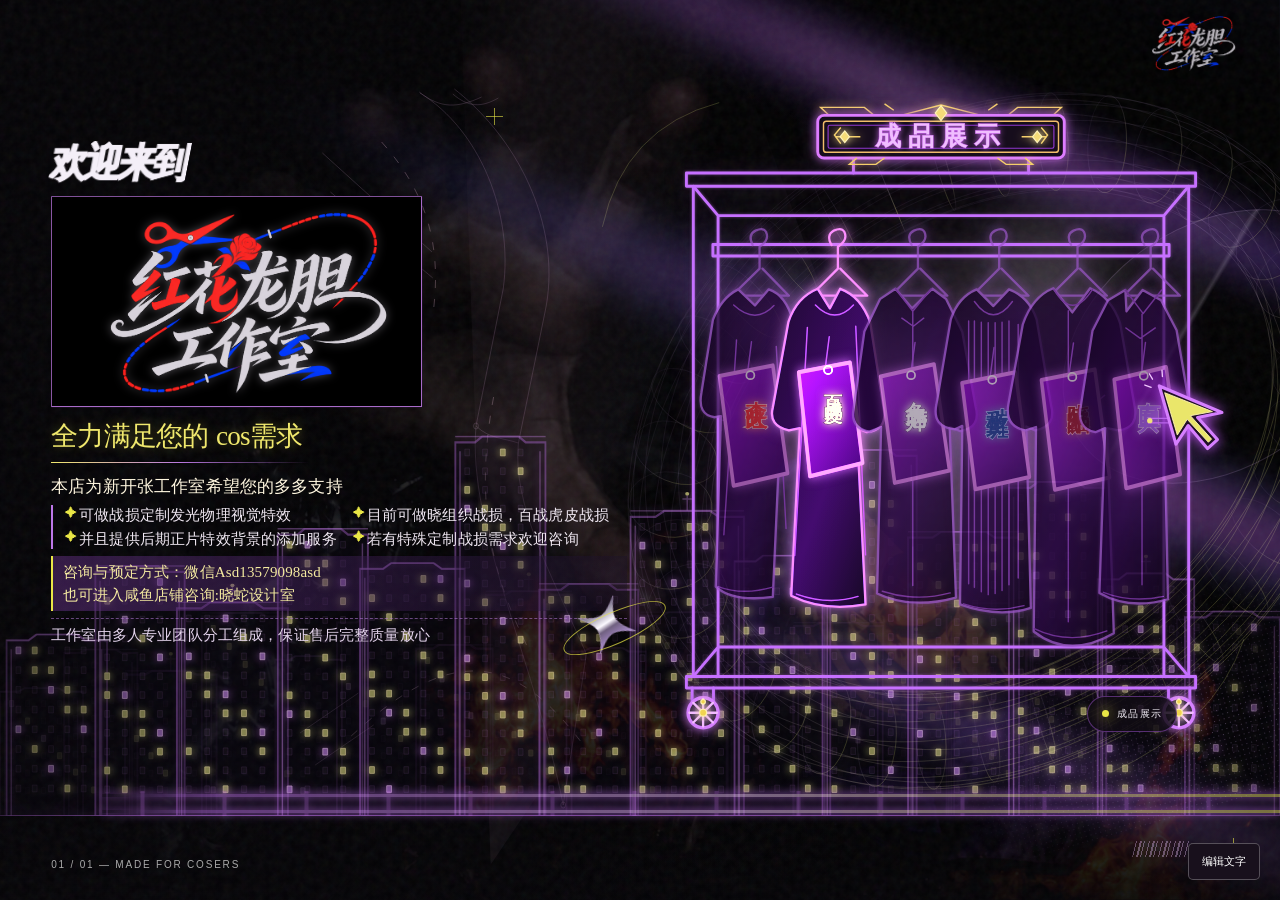
<file: index.html>
<!doctype html>
<html lang="zh-CN" data-concept="a">
<head>
  <meta charset="utf-8">
  <meta name="viewport" content="width=device-width, initial-scale=1">
  <meta name="theme-color" content="#080609">
  <meta name="description" content="COS 服装改造、定制与战损设计。探索作品并预约设计咨询。">
  <title>DESIGN — COS 服装改造与定制</title>
  <style>
    :root{--ink:#080609;--white:#f4eff8;--muted:#b5aeba;--violet:#c965ff;--yellow:#e9e646}
    *{box-sizing:border-box}html{scroll-behavior:smooth}body{margin:0;background:var(--ink);color:var(--white);font-family:Arial,"PingFang SC","Microsoft YaHei",sans-serif;overflow-x:hidden}button,a{font:inherit}a{color:inherit;text-decoration:none}button{cursor:pointer}
    .hero{position:relative;min-height:100svh;overflow:hidden;background:#050407;isolation:isolate}.hero:before{content:"";position:absolute;inset:-50% -25%;z-index:-2;background:radial-gradient(ellipse 26% 12% at 34% 31%,#d176d388,transparent 72%),radial-gradient(ellipse 24% 10% at 52% 39%,#7471ef88,transparent 72%),radial-gradient(ellipse 15% 8% at 64% 45%,#e9e64670,transparent 72%);filter:blur(34px);transform:translate(-30%,20%) rotate(16deg);animation:ambient 2.6s cubic-bezier(.18,.74,.22,1) both}.hero:after{content:"";position:absolute;inset:0;z-index:-1;background:linear-gradient(90deg,#050407 0%,#050407bb 34%,transparent 70%),linear-gradient(0deg,#050407 0%,transparent 25%)}@keyframes ambient{to{transform:translate(27%,-18%) rotate(16deg)}}.streaks{position:absolute;z-index:-1;inset:-10% -25%;pointer-events:none;opacity:.9;transform:translateX(115%);animation:streak-enter 2.6s cubic-bezier(.12,.7,.16,1) forwards;background:radial-gradient(ellipse 48% 5% at 55% 10%,#e6a9f2 0%,#ac55ce 28%,#6844c0 53%,transparent 76%),radial-gradient(ellipse 57% 6% at 69% 34%,#d47adf 0%,#ac54cb 28%,#5753bc 58%,transparent 79%),radial-gradient(ellipse 40% 5% at 83% 61%,#c875d8 0%,#7450c3 48%,transparent 80%);filter:blur(19px);rotate:24deg}@keyframes streak-enter{to{transform:translateX(0)}}
    header{position:relative;z-index:6;display:flex;justify-content:space-between;align-items:center;padding:26px clamp(22px,4vw,70px)}.brand,.nav{background:#171219da;border:1px solid #ffffff12;border-radius:16px;backdrop-filter:blur(16px)}.brand{padding:14px 22px;font-size:13px;font-weight:700;letter-spacing:.04em}.nav{display:flex;align-items:center;gap:28px;padding:11px 18px}.nav a{font-size:12px}.nav button{border:0;background:transparent;color:var(--white);font-size:23px;line-height:1}.nav button:hover,.nav a:hover{color:var(--yellow)}
    .hero-copy{position:relative;z-index:3;max-width:920px;padding:clamp(45px,8vh,110px) 4vw 12vh}.eyebrow{display:flex;align-items:center;gap:12px;color:var(--yellow);font-size:11px;letter-spacing:.22em;text-transform:uppercase;margin-bottom:30px}.eyebrow:before{content:"";width:30px;height:1px;background:var(--yellow)}h1{font-size:clamp(64px,10vw,168px);line-height:.85;letter-spacing:-.085em;font-weight:400;margin:0}.reveal{display:block;overflow:hidden;padding-bottom:.1em}.reveal span{display:block;animation:rise 1.15s cubic-bezier(.2,.8,.2,1) both}.reveal:nth-child(2) span{animation-delay:.16s}.hero-title{color:transparent!important;-webkit-text-stroke:1.5px currentColor;background:linear-gradient(90deg,var(--title-color),var(--title-color)) no-repeat left center;background-size:0% 100%;background-clip:text;-webkit-background-clip:text;animation:rise 1.15s cubic-bezier(.2,.8,.2,1) both,draw-fill 2.2s .35s ease-out forwards!important}.hero-title.white{--title-color:#f4eff8;-webkit-text-stroke-color:#f4eff8}.hero-title.yellow{--title-color:#e9e646;-webkit-text-stroke-color:#e9e646;animation-delay:.16s,.55s!important}@keyframes draw-fill{0%,25%{background-size:0% 100%}100%{background-size:100% 100%}}.serif{font-family:Georgia,"Times New Roman",serif;font-style:italic;font-weight:400;letter-spacing:-.08em;color:var(--yellow)}@keyframes rise{from{transform:translateY(120%);filter:blur(10px)}to{transform:translateY(0);filter:blur(0)}}.intro{max-width:410px;color:var(--muted);font-size:14px;line-height:1.9;margin:30px 0}.actions{display:flex;align-items:center;gap:28px}.primary{display:inline-flex;align-items:center;gap:45px;background:var(--yellow);color:#0a080b;border:0;padding:16px 20px;border-radius:2px;font-size:12px;font-weight:700}.primary:hover{background:#fff}.text-link{border-bottom:1px solid #aaa;font-size:12px;padding-bottom:6px}
    .cabinet{position:absolute;z-index:2;left:59%;top:9%;width:min(52vw,720px);height:82%;display:grid;place-items:center;transform:translateX(calc(-50% - 145vw));animation:roll-in 2.6s cubic-bezier(.12,.7,.16,1) forwards;cursor:pointer}.cabinet img{height:100%;width:100%;object-fit:contain;filter:drop-shadow(0 0 28px #a000ff55);user-select:none}.cabinet:focus-visible{outline:2px solid var(--yellow)}@keyframes roll-in{to{transform:translateX(-50%)}}.cabinet .hint{position:absolute;right:9%;bottom:6%;display:flex;align-items:center;gap:8px;background:#110c14d9;border:1px solid #a858dc77;border-radius:50px;padding:10px 14px;font-size:10px;letter-spacing:.12em}.hint i{display:block;width:7px;height:7px;border-radius:50%;background:var(--yellow);box-shadow:0 0 14px var(--yellow)}
    .number{position:absolute;z-index:4;bottom:30px;left:4vw;color:#aaa;font-size:10px;letter-spacing:.18em}.vertical{position:absolute;z-index:4;right:18px;top:50%;writing-mode:vertical-rl;font-size:10px;letter-spacing:.25em;color:#aaa}
    section{padding:110px 5vw;border-top:1px solid #ffffff18}.section-head{display:flex;justify-content:space-between;align-items:end;gap:30px;margin-bottom:60px}.kicker{font-size:11px;color:var(--yellow);letter-spacing:.2em}.section-head h2{font-weight:400;font-size:clamp(42px,6vw,90px);letter-spacing:-.07em;line-height:1;margin:14px 0 0}.section-head p{max-width:350px;color:var(--muted);line-height:1.8;font-size:13px}.grid{display:grid;grid-template-columns:repeat(3,1fr);gap:12px}.card{min-height:340px;padding:28px;display:flex;flex-direction:column;justify-content:space-between;background:linear-gradient(145deg,#17101d,#09070c);border:1px solid #ffffff13;transition:transform .3s,border .3s}.card:hover{transform:translateY(-7px);border-color:#b657ed}.card b{color:var(--yellow);font-size:12px}.card h3{font-size:clamp(28px,3vw,48px);font-weight:400;letter-spacing:-.06em;margin:0}.card p{font-size:12px;color:var(--muted);line-height:1.8;max-width:260px}.card .arrow{align-self:flex-end;font-size:30px;color:var(--violet)}.consult{display:grid;grid-template-columns:1fr 1fr;gap:7vw;background:radial-gradient(circle at 75% 55%,#39154a 0%,transparent 45%),#0b080d}.consult h2{font-size:clamp(45px,6vw,100px);font-weight:400;letter-spacing:-.08em;line-height:.95;margin:20px 0}.consult p{color:var(--muted);font-size:13px;line-height:1.9}.form{display:grid;gap:13px;align-content:center}.form label{font-size:11px;color:#c8bccc}.form input,.form textarea{width:100%;background:#16101a;color:white;border:1px solid #ffffff32;border-radius:0;padding:14px;margin-top:8px;resize:vertical}.form input:focus,.form textarea:focus{outline:1px solid var(--yellow)}.form button{justify-content:space-between;margin-top:5px}.status{min-height:20px;font-size:12px;color:var(--yellow)}footer{padding:25px 5vw;display:flex;justify-content:space-between;color:#807984;font-size:11px}.editor{position:fixed;z-index:20;right:20px;bottom:20px;border:1px solid #ffffff44;background:#18101c;color:#fff;padding:10px 13px;border-radius:5px;font-size:11px}.editing [data-edit]{outline:1px dashed var(--yellow);outline-offset:5px}.menu{display:none;position:fixed;z-index:10;right:4vw;top:85px;background:#18101cee;padding:25px 35px;border:1px solid #ffffff22}.menu.open{display:grid;gap:18px}.menu a{font-size:14px}.menu a:hover{color:var(--yellow)}
    @media(max-width:900px){.hero{min-height:950px}.hero-copy{padding-top:40px}.cabinet{top:39%;left:50%;width:80%;height:53%}.hero:after{background:linear-gradient(0deg,#050407 0%,transparent 30%)}.grid{grid-template-columns:1fr}.card{min-height:250px}.consult{grid-template-columns:1fr}.section-head{display:block}.vertical{display:none}}@media(max-width:560px){header{padding:18px}.brand{padding:12px 16px}.nav{gap:15px}.hero-copy{padding:35px 20px}.eyebrow{font-size:9px}h1{font-size:clamp(64px,17vw,100px)}.intro{font-size:12px;max-width:320px}.cabinet{top:44%;width:100%;height:46%}.cabinet .hint{right:7%;bottom:0}.actions{gap:18px}section{padding:75px 20px}.number{left:20px}}
    @media(prefers-reduced-motion:reduce){*,*:before,*:after{animation-duration:.01ms!important;scroll-behavior:auto!important}.cabinet{transform:translateX(-50%)}.streaks{transform:translateX(0)}.hero-title{background-size:100% 100%}}
  </style>
  <style>
    .photo-back{position:absolute;inset:0;z-index:-2;overflow:hidden;pointer-events:none;opacity:0}.photo-back.ready{opacity:1}.photo-back img{display:block;width:100%;height:200%;object-fit:cover;object-position:center top;animation:photo-focus 2.8s ease-out both;animation-play-state:paused}.photo-back.ready img{animation-play-state:running}@keyframes photo-focus{0%{filter:brightness(1.05) blur(5px)}100%{filter:brightness(.38) blur(0)}}
    .runway{position:absolute;z-index:1;left:8%;right:0;bottom:9.1%;height:25px;transform:scaleX(0);transform-origin:right center;animation:runway-open 1.15s cubic-bezier(.22,.85,.3,1) forwards;pointer-events:none;background:repeating-linear-gradient(90deg,transparent 0 38px,#c773ee8c 39px 42px,transparent 43px 82px);filter:drop-shadow(0 0 7px #ad4ceb)}.runway:before,.runway:after{content:"";position:absolute;left:0;right:0;height:3px;background:linear-gradient(90deg,transparent,#b96de7 10%,#f0c5ff 55%,#e8df66 100%);box-shadow:0 0 9px #c165ec}.runway:before{top:3px}.runway:after{bottom:3px}@keyframes runway-open{to{transform:scaleX(1)}}.cabinet{animation:none;cursor:default}.cabinet.move{animation:roll-in 2.6s cubic-bezier(.12,.7,.16,1) forwards}@media(prefers-reduced-motion:reduce){.photo-back img{filter:brightness(.38);animation:none}.runway{animation:none;transform:scaleX(1)}.cabinet,.cabinet.move{animation:none;transform:translateX(-50%)}}
  </style>
  <style>
    .cursor-sign{position:absolute;left:91%;top:42%;width:27%;height:auto;overflow:visible;pointer-events:none;filter:drop-shadow(0 0 7px #bf57f5);opacity:0}.cabinet.move .cursor-sign{animation:cursor-arrive .45s 2.5s ease-out forwards}.cursor-sign .pointer-shape{animation:point-to-tags 2.5s 3s ease-in-out infinite;transform-origin:70px 120px}.cursor-sign text{font-family:"Microsoft YaHei","PingFang SC",sans-serif;font-size:18px;font-weight:600;letter-spacing:3px;fill:#efd9ff;text-anchor:middle}@keyframes cursor-arrive{from{opacity:0;transform:translateX(-16px)}to{opacity:1;transform:translateX(0)}}@keyframes point-to-tags{0%,65%,100%{transform:translate(0,0)}30%{transform:translate(-9px,-3px)}}@media(max-width:560px){.cursor-sign{left:84%;width:22%;top:44%}}@media(prefers-reduced-motion:reduce){.cursor-sign,.cabinet.move .cursor-sign{opacity:1;animation:none}.cursor-sign .pointer-shape{animation:none}}
  </style>
<link rel="stylesheet" href="interaction.css">
<link rel="stylesheet" href="home-concepts.css">
<link rel="stylesheet" href="home-a-live.css">
<link rel="stylesheet" href="home-acid.css">
<link rel="stylesheet" href="home-city.css">
<link rel="stylesheet" href="home-studio.css">
<link rel="stylesheet" href="studio-watermark.css"></head>
<body>
  <main>
    <div class="hero" id="home"><div class="photo-back" id="photoBack" aria-hidden="true"><img id="photoImage" src="assets/cos-background.png" alt=""></div><div class="streaks" aria-hidden="true"></div><div class="cityscape" id="cityscape" aria-hidden="true"><svg viewBox="0 0 1600 520" preserveAspectRatio="none"></svg></div><div class="runway" id="runway" aria-hidden="true"></div>
      <div class="acid-depth" aria-hidden="true">
        <img class="acid-mesh" src="assets/acid-orbit.svg" alt="">
        <div class="acid-halftone"></div>
        <div class="acid-lens"></div>
      </div>
      <div class="acid-front" aria-hidden="true">
        <svg class="acid-star" viewBox="0 0 100 100"><defs><linearGradient id="acid-metal" x1="0" y1="0" x2="1" y2="1"><stop stop-color="#edea9c"/><stop offset=".26" stop-color="#635b77"/><stop offset=".48" stop-color="#fcf9ff"/><stop offset=".55" stop-color="#706080"/><stop offset=".8" stop-color="#c8a3f5"/><stop offset="1" stop-color="#2b1938"/></linearGradient></defs><path d="M50 2C56 39 61 44 98 50C61 56 56 61 50 98C44 61 39 56 2 50C39 44 44 39 50 2Z" fill="url(#acid-metal)" stroke="#dbbfed" stroke-width=".6"/></svg>
        <span class="acid-orbit-mark"></span><span class="acid-register acid-register-top"></span><span class="acid-register acid-register-bottom"></span><span class="acid-barcode"></span>
      </div>
      <header aria-label="红花龙胆工作室"></header>
      <div class="hero-copy studio-copy">
        <p class="studio-kicker reveal"><span class="hero-title white" data-edit="studio-headline1">欢迎来到</span></p>
        <svg class="studio-logo-filter" aria-hidden="true" width="0" height="0"><defs><filter id="studio-light-ink" color-interpolation-filters="sRGB"><feColorMatrix in="SourceGraphic" type="matrix" values="0 0 0 0 0  0 0 0 0 0  0 0 0 0 0  -1 0 -1 1 0" result="dark-ink"/><feFlood flood-color="#f5eff8" result="light-ink-color"/><feComposite in="light-ink-color" in2="dark-ink" operator="in" result="light-ink"/><feMerge><feMergeNode in="SourceGraphic"/><feMergeNode in="light-ink"/></feMerge></filter></defs></svg>
        <h1 class="studio-heading"><span class="studio-logo-reveal"><img class="studio-logo" src="assets/studio-lettermark.png" alt="红花龙胆工作室"></span></h1>
        <p class="studio-promise"><span data-edit="studio-promise1">全力满足您的</span><span data-edit="studio-promise2">cos需求</span></p>
        <div class="studio-details">
        <p class="studio-welcome" data-edit="studio-welcome">本店为新开张工作室希望您的多多支持</p>
        <div class="studio-details-grid">
          <div class="studio-services">
            <p data-edit="studio-service1">可做战损定制发光物理视觉特效</p>
            <p data-edit="studio-service2">目前可做晓组织战损，百战虎皮战损</p>
            <p data-edit="studio-service3">并且提供后期正片特效背景的添加服务</p>
            <p data-edit="studio-service4">若有特殊定制战损需求欢迎咨询</p>
          </div>
          <div class="studio-contact">
            <p data-edit="studio-contact1">咨询与预定方式：微信Asd13579098asd</p>
            <p data-edit="studio-contact2">也可进入咸鱼店铺咨询:晓蛇设计室</p>
          </div>
        </div>
        <p class="studio-assurance" data-edit="studio-assurance">工作室由多人专业团队分工组成，保证售后完整质量放心</p>
        </div>
      </div>
      <div class="cabinet" id="cabinet" aria-label="成品展示衣柜"><svg class="wardrobe-art" xmlns="http://www.w3.org/2000/svg" viewBox="0 0 1000 1120" role="group" aria-labelledby="title desc">
<title id="title">成品展示霓虹衣柜进场动画</title><desc id="desc">衣柜从左向右减速滑入，六件衣服和吊牌因惯性向左摆动后逐渐静止，滑轮滚动，周围出现风线。</desc>
<defs><filter id="glow" x="-60%" y="-60%" width="220%" height="220%"><feGaussianBlur stdDeviation="7" result="blur"/><feMerge><feMergeNode in="blur"/><feMergeNode in="SourceGraphic"/></feMerge></filter><linearGradient id="fabric" x2="1" y2="1"><stop stop-color="#170726"/><stop offset=".55" stop-color="#350957"/><stop offset="1" stop-color="#0a0611"/></linearGradient><linearGradient id="tag" x2="1" y2="1"><stop stop-color="#a613e6"/><stop offset="1" stop-color="#390463"/></linearGradient></defs>
<style>
  svg{overflow:visible}.rack,.garment,.hanger,.tag,.details{fill:none;stroke:#c670ff;stroke-width:4;stroke-linecap:round;stroke-linejoin:round;filter:url(#glow)}.rack{stroke-width:5}.garment{fill:url(#fabric)}.tag{fill:url(#tag);stroke:#ef85ff;stroke-width:5;transform-box:fill-box;transform-origin:50% 0;transform:scale(1.22,1.42)}.tag-name{fill:#fff1c0;stroke:#481065;stroke-width:2;paint-order:stroke fill;font:800 39px "Microsoft YaHei","PingFang SC",sans-serif;writing-mode:vertical-rl;text-orientation:upright;letter-spacing:7px;text-anchor:start;filter:url(#glow)}.tag-name.long{font-size:32px;letter-spacing:6px}.tag-name.lihuowang{fill:#ff3038;stroke:#ffe1e1}.tag-name.tulaoshi{fill:#ffffff;stroke:#632081}.tag-name.huituban{fill:#123b91;stroke:#b7d5ff}.tag-name.xiaozhuyou{fill:#9f1428;stroke:#ffc0cc}.tag-name.baimianju{fill:#b76aff;stroke:#f4d5ff}.sign-board{fill:#16091e;stroke:#dd7cff;stroke-width:5;filter:url(#glow)}.sign-trim{fill:none;stroke:#f5cf6b;stroke-width:2.5;filter:url(#glow)}.sign-gem{fill:#f5dc78;stroke:#fff4b9;stroke-width:2;filter:url(#glow);transform-box:fill-box;transform-origin:center;animation:gem-twinkle 2.4s ease-in-out infinite}.sign-text{fill:#f0bdff;stroke:#c452ed;stroke-width:1.2;paint-order:stroke fill;filter:url(#glow);font:700 46px "Microsoft YaHei","PingFang SC",sans-serif;letter-spacing:12px;text-anchor:middle;animation:sign-flicker 3.2s ease-in-out infinite}.details{stroke:#a849e3;stroke-width:2.5;filter:none}.wheel{fill:#13071c;stroke:#d279ff;stroke-width:6;filter:url(#glow)}.spoke{stroke:#f2bbff;stroke-width:4;stroke-linecap:round;filter:url(#glow)}.hub{fill:#f1d44f;stroke:#fff2ac;stroke-width:2;filter:url(#glow)}.cloth{animation:sway 2.6s ease-out both;transform-box:fill-box;transform-origin:50% 0}.cloth:nth-of-type(2){animation-delay:.03s}.cloth:nth-of-type(3){animation-delay:.06s}.cloth:nth-of-type(4){animation-delay:.02s}.cloth:nth-of-type(5){animation-delay:.07s}.cloth:nth-of-type(6){animation-delay:.04s}.label{animation:label-sway 2.6s ease-out both;transform-box:fill-box;transform-origin:50% 0}.rolling{animation:roll 2.6s cubic-bezier(.12,.7,.16,1) both;transform-box:fill-box;transform-origin:center}.wind{fill:none;stroke:#e595ff;stroke-width:4;stroke-linecap:round;filter:url(#glow);stroke-dasharray:170;stroke-dashoffset:170;opacity:0;animation:gust 2.6s ease-out both}.wind:nth-child(even){animation-delay:.1s}@keyframes sway{0%{transform:rotate(0)}13%{transform:rotate(21deg)}35%{transform:rotate(13deg)}62%{transform:rotate(-7deg)}82%{transform:rotate(3deg)}100%{transform:rotate(0)}}@keyframes label-sway{0%{transform:rotate(0)}16%{transform:rotate(-19deg)}44%{transform:rotate(-8deg)}68%{transform:rotate(5deg)}84%{transform:rotate(-2deg)}100%{transform:rotate(0)}}@keyframes roll{0%{transform:rotate(-1440deg)}70%{transform:rotate(-95deg)}100%{transform:rotate(0)}}@keyframes gust{0%{opacity:0;stroke-dashoffset:170;transform:translateX(20px)}15%{opacity:.8}55%{opacity:.65;stroke-dashoffset:0;transform:translateX(-35px)}100%{opacity:0;stroke-dashoffset:-170;transform:translateX(-80px)}}@keyframes sign-flicker{0%,17%,23%,48%,54%,100%{opacity:1;fill:#ffe0ff;filter:drop-shadow(0 0 8px #f291ff) drop-shadow(0 0 18px #bd43ff)}19%,51%{opacity:.58;fill:#c87cdc;filter:none}20%,52%{opacity:.93;fill:#fff2ff;filter:drop-shadow(0 0 12px #fff)}}@keyframes gem-twinkle{0%,100%{opacity:.65;transform:scale(.8)}50%{opacity:1;transform:scale(1.15)}}@media(prefers-reduced-motion:reduce){*,*:before,*:after{animation-duration:.01ms!important}.wind{display:none}.sign-text,.sign-gem{animation:none}}
</style>
<g id="sign"><path class="rack" d="M348 126V100 M652 126V100"/><path class="sign-trim" d="M306 26l-15-14h76l17 14 M694 26l15-14h-76l-17 14 M430 26l70-18 70 18"/><path class="sign-trim" d="M418 17l-16-11 M582 17l16-11"/><rect class="sign-board" x="286" y="26" width="428" height="74" rx="11"/><rect x="296" y="36" width="408" height="54" rx="5" fill="none" stroke="#f1bd6a" stroke-width="2.5"/><rect x="304" y="43" width="392" height="40" rx="3" fill="none" stroke="#8e37ce" stroke-width="2"/><path class="sign-trim" d="M316 63h44m280 0h44 M326 47l-11 13 11 15 M674 47l11 13-11 15 M354 100l-13 11h46l15-11 M646 100l13 11h-46l-15-11"/><path class="sign-gem" d="M500 9l10 13-10 13-10-13Z M325 63l8-10 8 10-8 10Z M675 63l-8-10-8 10 8 10Z"/><text class="sign-text" x="500" y="78">成品展示</text></g>
<g id="wind"><path class="wind" d="M8 420h113"/><path class="wind" d="M30 506h92"/><path class="wind" d="M0 588h122"/><path class="wind" d="M890 350h100"/><path class="wind" d="M902 718h88"/><path class="wind" d="M888 864h105"/></g>
<g class="rack"><path d="M58 126H942V149H58Z M70 149V1000 M930 149V1000 M70 1000H930 M58 1000H942V1020H58Z"/><path d="M70 149l43 51h774l43-51 M113 200v800 M887 200v800 M70 1000l43-51h774l43 51 M113 949V200 M887 949V200"/><path d="M104 250H896V270H104Z"/></g>
<g id="garments">
  <g class="cloth"><path class="hanger" d="M173 251q-9-18 5-25q19-8 20 10q0 9-13 18v38l-48 47h99l-46-47"/><path class="garment" d="M148 328q-30 15-44 53l-20 127q-7 38 23 42l11-2-9 296q29 27 99 18l14-313 22 8q27-9 17-42l-18-132q-12-45-42-55l-24 28Z"/><path class="details" d="M140 355q38 35 70 1 M122 555q34 16 76 0 M145 416l-22 338 M214 427l17 316 M113 844q43 16 95 1"/><g class="label"><path class="details" d="M171 419l-7 55"/><path class="tag" d="M126 473l76-13 21 132-77 15Z"/><circle cx="169" cy="477" r="7" fill="none" stroke="#fff0ff" stroke-width="3"/><text class="tag-name lihuowang" x="178" y="492">李火旺</text></g></g>
  <g class="cloth"><path class="hanger" d="M310 251q-10-17 4-25q19-8 20 10q0 9-13 18v38l-47 47h98l-47-47"/><path class="garment" d="M286 327q-37 15-51 58l-27 148q-8 32 28 40l19-4-15 291q56 28 129 15l-15-306 17 7q35-4 30-38l-24-153q-16-45-52-58l-18 34Z"/><path class="details" d="M282 355q34 35 66 0 M249 857q56 20 107 4 M268 394l-22 396 M352 392l17 397"/><g class="label"><path class="details" d="M306 410l-7 55"/><path class="tag" d="M263 467l73-12 18 123-75 16Z"/><circle cx="304" cy="468" r="7" fill="none" stroke="#fff0ff" stroke-width="3"/><text class="tag-name long" x="313" y="486">百战虎皮</text></g></g>
  <g class="cloth"><path class="hanger" d="M449 251q-10-18 4-25q19-8 20 10q0 9-13 18v38l-47 47h98l-47-47"/><path class="garment" d="M421 327l-27 18-27 56-19 136q-5 32 28 38l20-8-7 289q60 28 137 7l-11-296 19 7q36-6 26-43l-23-129-28-57-24-18-35 34Z"/><path class="details" d="M421 327l30 39 32-39 M451 366v476 M432 378l20 14 18-14 M398 852q59 19 118 3"/><g class="label"><path class="details" d="M455 420l-8 57"/><path class="tag" d="M406 473l76-15 22 130-78 15Z"/><circle cx="448" cy="477" r="7" fill="none" stroke="#fff0ff" stroke-width="3"/><text class="tag-name tulaoshi" x="457" y="492">兔老师</text></g></g>
  <g class="cloth"><path class="hanger" d="M590 251q-10-18 4-25q19-8 20 10q0 9-13 18v38l-47 47h98l-47-47"/><path class="garment" d="M562 328q-32 13-45 52l-25 148q-8 39 32 43l13-6-4 310q67 24 123 6l-8-315 16 7q37-8 27-44l-25-149q-13-39-48-52l-27 29Z"/><path class="details" d="M558 349q33 46 66 0 M548 383v456 M558 383v462 M570 385v468 M582 386v472 M594 386v470 M606 385v466 M618 383v458 M634 389v440 M539 874q53 17 105 3"/><g class="label"><path class="details" d="M592 429l-7 54"/><path class="tag" d="M547 485l76-13 20 128-77 15Z"/><circle cx="589" cy="485" r="7" fill="none" stroke="#fff0ff" stroke-width="3"/><text class="tag-name huituban" x="598" y="502">秽土斑</text></g></g>
  <g class="cloth"><path class="hanger" d="M726 251q-10-18 4-25q19-8 20 10q0 9-13 18v38l-47 47h98l-47-47"/><path class="garment" d="M695 326q-37 15-53 63l-25 138q-7 38 29 46l19-6-4 355q61 48 139 3l-12-356 20 4q36-5 28-43l-25-143q-15-45-52-61l-31 42Z"/><path class="details" d="M696 328q32 55 67 0 M721 365v540 M686 511l25 17 M784 512l-22 18 M662 917q59 29 126 4"/><g class="label"><path class="details" d="M730 421l-8 57"/><path class="tag" d="M685 480l76-13 21 132-78 15Z"/><circle cx="728" cy="480" r="7" fill="none" stroke="#fff0ff" stroke-width="3"/><text class="tag-name xiaozhuyou" x="737" y="496">晓朱鼬</text></g></g>
  <g class="cloth"><path class="hanger" d="M853 251q-10-18 4-25q19-8 20 10q0 9-13 18v38l-47 47h98l-47-47"/><path class="garment" d="M820 329l-30 18-27 53-20 129q-9 40 25 47l17-7-10 286q52 30 119 11l-6-299 18 8q32-7 25-47l-22-129-27-52-32-18-28 37Z"/><path class="details" d="M820 329l31 41 32-41 M849 371v470 M821 395l25 18 26-18 M782 854q49 19 104 7"/><g class="label"><path class="details" d="M855 420l-7 55"/><path class="tag" d="M811 478l74-15 20 131-77 17Z"/><circle cx="852" cy="478" r="7" fill="none" stroke="#fff0ff" stroke-width="3"/><text class="tag-name baimianju" x="861" y="494">白面具</text></g></g>
</g>
<g class="rack"><path d="M68 1020v25 M105 1020v25 M895 1020v25 M932 1020v25"/></g><g class="rolling"><circle class="wheel" cx="87" cy="1063" r="26"/><path class="spoke" d="M87 1039v48 M63 1063h48 M70 1046l34 34 M104 1046l-34 34"/><circle class="hub" cx="87" cy="1063" r="6"/><circle class="hub" cx="87" cy="1044" r="4"/></g><g class="rolling"><circle class="wheel" cx="913" cy="1063" r="26"/><path class="spoke" d="M913 1039v48 M889 1063h48 M896 1046l34 34 M930 1046l-34 34"/><circle class="hub" cx="913" cy="1063" r="6"/><circle class="hub" cx="913" cy="1044" r="4"/></g>
</svg><svg class="cursor-sign" viewBox="0 0 230 240" role="img" aria-label="鼠标光标形状的广告牌，朝向衣服名牌"><path d="M0 114H93 M0 124H93" fill="none" stroke="#ba65ec" stroke-width="3"/><circle cx="4" cy="119" r="6" fill="#efe17a"/><g class="pointer-shape"><path d="M25 42L62 171 89 130 132 181 154 161 110 112 164 101Z" fill="#211027" stroke="#d67fff" stroke-width="7" stroke-linejoin="round"/><path d="M37 57L65 151 87 116 134 167 141 160 94 108 143 99Z" fill="#eae66a" stroke="#fff3b0" stroke-width="2"/><path d="M10 27L3 15 M32 21L31 7 M7 45L-7 40" fill="none" stroke="#f2c6ff" stroke-width="3" stroke-linecap="round"/></g></svg><span class="hint"><i></i> 成品展示</span></div><div class="number">01 / 01 — MADE FOR COSERS</div>
    </div>
  </main><button class="editor" id="editor" title="在此浏览器中编辑并保存文字">编辑文字</button>
  <script>
    const photo=document.getElementById('photoImage'),photoBack=document.getElementById('photoBack');if(photo.complete&&photo.naturalWidth)photoBack.classList.add('ready');else photo.addEventListener('load',()=>photoBack.classList.add('ready'),{once:true});
    const runway=document.getElementById('runway'),cabinet=document.getElementById('cabinet');let cabinetStarted=false;function startCabinet(){if(cabinetStarted)return;cabinetStarted=true;cabinet.classList.add('move')}if(matchMedia('(prefers-reduced-motion: reduce)').matches)startCabinet();else runway.addEventListener('animationend',e=>{if(e.target===runway)startCabinet()},{once:true});
    document.querySelectorAll('[data-edit]').forEach(el=>{let saved=localStorage.getItem('cos-site-'+el.dataset.edit);if(saved!==null)el.textContent=saved});let editing=false;document.getElementById('editor').onclick=()=>{editing=!editing;document.body.classList.toggle('editing',editing);document.querySelectorAll('[data-edit]').forEach(el=>el.contentEditable=editing);document.getElementById('editor').textContent=editing?'保存文字':'编辑文字';if(!editing)document.querySelectorAll('[data-edit]').forEach(el=>localStorage.setItem('cos-site-'+el.dataset.edit,el.textContent))};
  </script>
<script src="home-concepts.js"></script>
<script src="home-city.js"></script>
<script src="interaction.js"></script>
<script src="studio-watermark.js"></script></body>
</html>
</file>
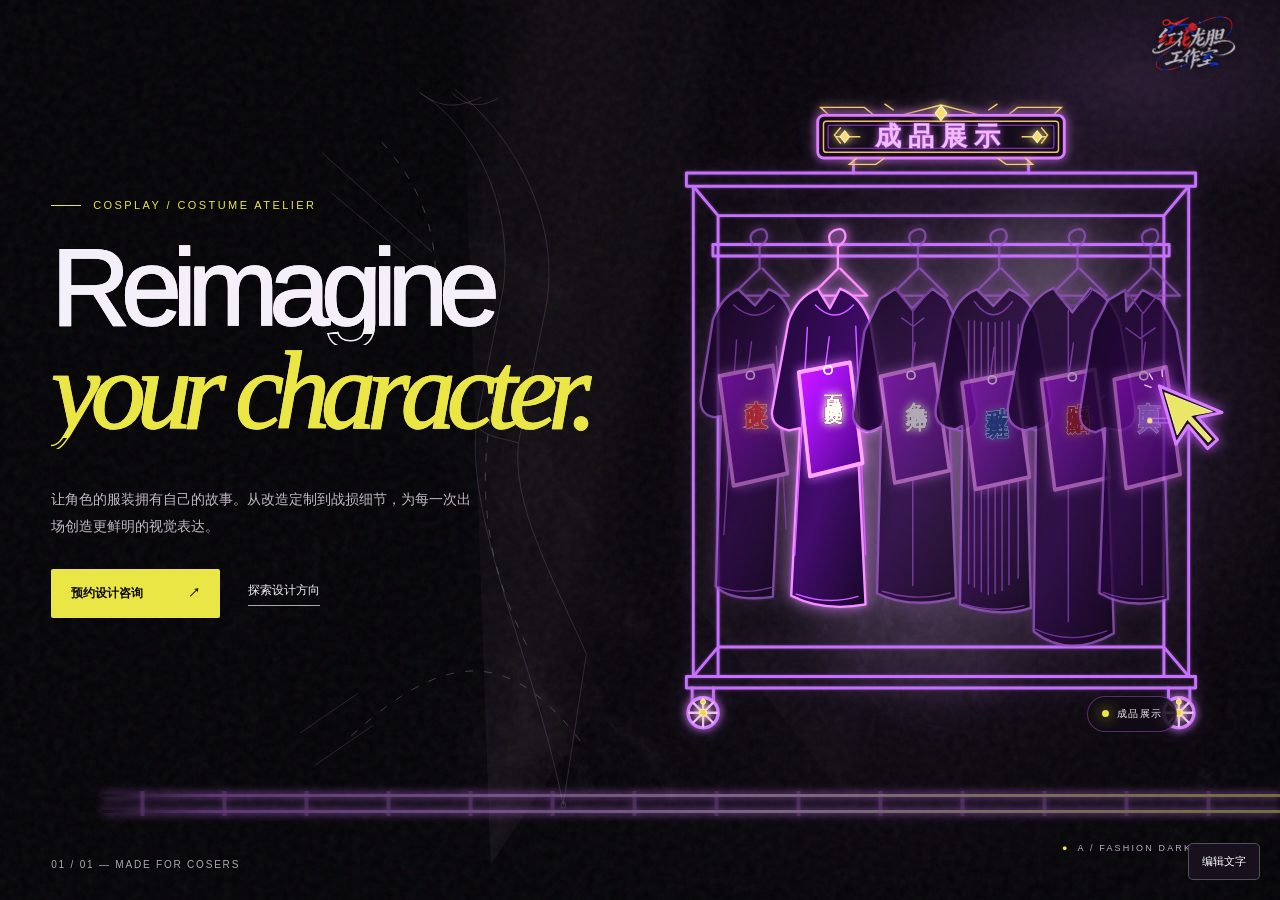
<file: mockup-home-a.html>
<!doctype html>
<html lang="zh-CN" data-concept="a">
<head>
  <meta charset="utf-8">
  <meta name="viewport" content="width=device-width, initial-scale=1">
  <meta name="theme-color" content="#080609">
  <meta name="description" content="COS 服装改造、定制与战损设计。探索作品并预约设计咨询。">
  <title>DESIGN — 首页视觉方向 A · 暗房光影</title>
  <style>
    :root{--ink:#080609;--white:#f4eff8;--muted:#b5aeba;--violet:#c965ff;--yellow:#e9e646}
    *{box-sizing:border-box}html{scroll-behavior:smooth}body{margin:0;background:var(--ink);color:var(--white);font-family:Arial,"PingFang SC","Microsoft YaHei",sans-serif;overflow-x:hidden}button,a{font:inherit}a{color:inherit;text-decoration:none}button{cursor:pointer}
    .hero{position:relative;min-height:100svh;overflow:hidden;background:#050407;isolation:isolate}.hero:before{content:"";position:absolute;inset:-50% -25%;z-index:-2;background:radial-gradient(ellipse 26% 12% at 34% 31%,#d176d388,transparent 72%),radial-gradient(ellipse 24% 10% at 52% 39%,#7471ef88,transparent 72%),radial-gradient(ellipse 15% 8% at 64% 45%,#e9e64670,transparent 72%);filter:blur(34px);transform:translate(-30%,20%) rotate(16deg);animation:ambient 2.6s cubic-bezier(.18,.74,.22,1) both}.hero:after{content:"";position:absolute;inset:0;z-index:-1;background:linear-gradient(90deg,#050407 0%,#050407bb 34%,transparent 70%),linear-gradient(0deg,#050407 0%,transparent 25%)}@keyframes ambient{to{transform:translate(27%,-18%) rotate(16deg)}}.streaks{position:absolute;z-index:-1;inset:-10% -25%;pointer-events:none;opacity:.9;transform:translateX(115%);animation:streak-enter 2.6s cubic-bezier(.12,.7,.16,1) forwards;background:radial-gradient(ellipse 48% 5% at 55% 10%,#e6a9f2 0%,#ac55ce 28%,#6844c0 53%,transparent 76%),radial-gradient(ellipse 57% 6% at 69% 34%,#d47adf 0%,#ac54cb 28%,#5753bc 58%,transparent 79%),radial-gradient(ellipse 40% 5% at 83% 61%,#c875d8 0%,#7450c3 48%,transparent 80%);filter:blur(19px);rotate:24deg}@keyframes streak-enter{to{transform:translateX(0)}}
    header{position:relative;z-index:6;display:flex;justify-content:space-between;align-items:center;padding:26px clamp(22px,4vw,70px)}.brand,.nav{background:#171219da;border:1px solid #ffffff12;border-radius:16px;backdrop-filter:blur(16px)}.brand{padding:14px 22px;font-size:13px;font-weight:700;letter-spacing:.04em}.nav{display:flex;align-items:center;gap:28px;padding:11px 18px}.nav a{font-size:12px}.nav button{border:0;background:transparent;color:var(--white);font-size:23px;line-height:1}.nav button:hover,.nav a:hover{color:var(--yellow)}
    .hero-copy{position:relative;z-index:3;max-width:920px;padding:clamp(45px,8vh,110px) 4vw 12vh}.eyebrow{display:flex;align-items:center;gap:12px;color:var(--yellow);font-size:11px;letter-spacing:.22em;text-transform:uppercase;margin-bottom:30px}.eyebrow:before{content:"";width:30px;height:1px;background:var(--yellow)}h1{font-size:clamp(64px,10vw,168px);line-height:.85;letter-spacing:-.085em;font-weight:400;margin:0}.reveal{display:block;overflow:hidden;padding-bottom:.1em}.reveal span{display:block;animation:rise 1.15s cubic-bezier(.2,.8,.2,1) both}.reveal:nth-child(2) span{animation-delay:.16s}.hero-title{color:transparent!important;-webkit-text-stroke:1.5px currentColor;background:linear-gradient(90deg,var(--title-color),var(--title-color)) no-repeat left center;background-size:0% 100%;background-clip:text;-webkit-background-clip:text;animation:rise 1.15s cubic-bezier(.2,.8,.2,1) both,draw-fill 2.2s .35s ease-out forwards!important}.hero-title.white{--title-color:#f4eff8;-webkit-text-stroke-color:#f4eff8}.hero-title.yellow{--title-color:#e9e646;-webkit-text-stroke-color:#e9e646;animation-delay:.16s,.55s!important}@keyframes draw-fill{0%,25%{background-size:0% 100%}100%{background-size:100% 100%}}.serif{font-family:Georgia,"Times New Roman",serif;font-style:italic;font-weight:400;letter-spacing:-.08em;color:var(--yellow)}@keyframes rise{from{transform:translateY(120%);filter:blur(10px)}to{transform:translateY(0);filter:blur(0)}}.intro{max-width:410px;color:var(--muted);font-size:14px;line-height:1.9;margin:30px 0}.actions{display:flex;align-items:center;gap:28px}.primary{display:inline-flex;align-items:center;gap:45px;background:var(--yellow);color:#0a080b;border:0;padding:16px 20px;border-radius:2px;font-size:12px;font-weight:700}.primary:hover{background:#fff}.text-link{border-bottom:1px solid #aaa;font-size:12px;padding-bottom:6px}
    .cabinet{position:absolute;z-index:2;left:59%;top:9%;width:min(52vw,720px);height:82%;display:grid;place-items:center;transform:translateX(calc(-50% - 145vw));animation:roll-in 2.6s cubic-bezier(.12,.7,.16,1) forwards;cursor:pointer}.cabinet img{height:100%;width:100%;object-fit:contain;filter:drop-shadow(0 0 28px #a000ff55);user-select:none}.cabinet:focus-visible{outline:2px solid var(--yellow)}@keyframes roll-in{to{transform:translateX(-50%)}}.cabinet .hint{position:absolute;right:9%;bottom:6%;display:flex;align-items:center;gap:8px;background:#110c14d9;border:1px solid #a858dc77;border-radius:50px;padding:10px 14px;font-size:10px;letter-spacing:.12em}.hint i{display:block;width:7px;height:7px;border-radius:50%;background:var(--yellow);box-shadow:0 0 14px var(--yellow)}
    .number{position:absolute;z-index:4;bottom:30px;left:4vw;color:#aaa;font-size:10px;letter-spacing:.18em}.vertical{position:absolute;z-index:4;right:18px;top:50%;writing-mode:vertical-rl;font-size:10px;letter-spacing:.25em;color:#aaa}
    section{padding:110px 5vw;border-top:1px solid #ffffff18}.section-head{display:flex;justify-content:space-between;align-items:end;gap:30px;margin-bottom:60px}.kicker{font-size:11px;color:var(--yellow);letter-spacing:.2em}.section-head h2{font-weight:400;font-size:clamp(42px,6vw,90px);letter-spacing:-.07em;line-height:1;margin:14px 0 0}.section-head p{max-width:350px;color:var(--muted);line-height:1.8;font-size:13px}.grid{display:grid;grid-template-columns:repeat(3,1fr);gap:12px}.card{min-height:340px;padding:28px;display:flex;flex-direction:column;justify-content:space-between;background:linear-gradient(145deg,#17101d,#09070c);border:1px solid #ffffff13;transition:transform .3s,border .3s}.card:hover{transform:translateY(-7px);border-color:#b657ed}.card b{color:var(--yellow);font-size:12px}.card h3{font-size:clamp(28px,3vw,48px);font-weight:400;letter-spacing:-.06em;margin:0}.card p{font-size:12px;color:var(--muted);line-height:1.8;max-width:260px}.card .arrow{align-self:flex-end;font-size:30px;color:var(--violet)}.consult{display:grid;grid-template-columns:1fr 1fr;gap:7vw;background:radial-gradient(circle at 75% 55%,#39154a 0%,transparent 45%),#0b080d}.consult h2{font-size:clamp(45px,6vw,100px);font-weight:400;letter-spacing:-.08em;line-height:.95;margin:20px 0}.consult p{color:var(--muted);font-size:13px;line-height:1.9}.form{display:grid;gap:13px;align-content:center}.form label{font-size:11px;color:#c8bccc}.form input,.form textarea{width:100%;background:#16101a;color:white;border:1px solid #ffffff32;border-radius:0;padding:14px;margin-top:8px;resize:vertical}.form input:focus,.form textarea:focus{outline:1px solid var(--yellow)}.form button{justify-content:space-between;margin-top:5px}.status{min-height:20px;font-size:12px;color:var(--yellow)}footer{padding:25px 5vw;display:flex;justify-content:space-between;color:#807984;font-size:11px}.editor{position:fixed;z-index:20;right:20px;bottom:20px;border:1px solid #ffffff44;background:#18101c;color:#fff;padding:10px 13px;border-radius:5px;font-size:11px}.editing [data-edit]{outline:1px dashed var(--yellow);outline-offset:5px}.menu{display:none;position:fixed;z-index:10;right:4vw;top:85px;background:#18101cee;padding:25px 35px;border:1px solid #ffffff22}.menu.open{display:grid;gap:18px}.menu a{font-size:14px}.menu a:hover{color:var(--yellow)}
    @media(max-width:900px){.hero{min-height:950px}.hero-copy{padding-top:40px}.cabinet{top:39%;left:50%;width:80%;height:53%}.hero:after{background:linear-gradient(0deg,#050407 0%,transparent 30%)}.grid{grid-template-columns:1fr}.card{min-height:250px}.consult{grid-template-columns:1fr}.section-head{display:block}.vertical{display:none}}@media(max-width:560px){header{padding:18px}.brand{padding:12px 16px}.nav{gap:15px}.hero-copy{padding:35px 20px}.eyebrow{font-size:9px}h1{font-size:clamp(64px,17vw,100px)}.intro{font-size:12px;max-width:320px}.cabinet{top:44%;width:100%;height:46%}.cabinet .hint{right:7%;bottom:0}.actions{gap:18px}section{padding:75px 20px}.number{left:20px}}
    @media(prefers-reduced-motion:reduce){*,*:before,*:after{animation-duration:.01ms!important;scroll-behavior:auto!important}.cabinet{transform:translateX(-50%)}.streaks{transform:translateX(0)}.hero-title{background-size:100% 100%}}
  </style>
  <style>
    .photo-back{position:absolute;inset:0;z-index:-2;overflow:hidden;pointer-events:none;opacity:0}.photo-back.ready{opacity:1}.photo-back img{display:block;width:100%;height:200%;object-fit:cover;object-position:center top;animation:photo-focus 2.8s ease-out both;animation-play-state:paused}.photo-back.ready img{animation-play-state:running}@keyframes photo-focus{0%{filter:brightness(1.05) blur(5px)}100%{filter:brightness(.38) blur(0)}}
    .runway{position:absolute;z-index:1;left:8%;right:0;bottom:9.1%;height:25px;transform:scaleX(0);transform-origin:right center;animation:runway-open 1.15s cubic-bezier(.22,.85,.3,1) forwards;pointer-events:none;background:repeating-linear-gradient(90deg,transparent 0 38px,#c773ee8c 39px 42px,transparent 43px 82px);filter:drop-shadow(0 0 7px #ad4ceb)}.runway:before,.runway:after{content:"";position:absolute;left:0;right:0;height:3px;background:linear-gradient(90deg,transparent,#b96de7 10%,#f0c5ff 55%,#e8df66 100%);box-shadow:0 0 9px #c165ec}.runway:before{top:3px}.runway:after{bottom:3px}@keyframes runway-open{to{transform:scaleX(1)}}.cabinet{animation:none;cursor:default}.cabinet.move{animation:roll-in 2.6s cubic-bezier(.12,.7,.16,1) forwards}@media(prefers-reduced-motion:reduce){.photo-back img{filter:brightness(.38);animation:none}.runway{animation:none;transform:scaleX(1)}.cabinet,.cabinet.move{animation:none;transform:translateX(-50%)}}
  </style>
  <style>
    .cursor-sign{position:absolute;left:91%;top:42%;width:27%;height:auto;overflow:visible;pointer-events:none;filter:drop-shadow(0 0 7px #bf57f5);opacity:0}.cabinet.move .cursor-sign{animation:cursor-arrive .45s 2.5s ease-out forwards}.cursor-sign .pointer-shape{animation:point-to-tags 2.5s 3s ease-in-out infinite;transform-origin:70px 120px}.cursor-sign text{font-family:"Microsoft YaHei","PingFang SC",sans-serif;font-size:18px;font-weight:600;letter-spacing:3px;fill:#efd9ff;text-anchor:middle}@keyframes cursor-arrive{from{opacity:0;transform:translateX(-16px)}to{opacity:1;transform:translateX(0)}}@keyframes point-to-tags{0%,65%,100%{transform:translate(0,0)}30%{transform:translate(-9px,-3px)}}@media(max-width:560px){.cursor-sign{left:84%;width:22%;top:44%}}@media(prefers-reduced-motion:reduce){.cursor-sign,.cabinet.move .cursor-sign{opacity:1;animation:none}.cursor-sign .pointer-shape{animation:none}}
  </style>
<link rel="stylesheet" href="interaction.css">
<link rel="stylesheet" href="home-concepts.css">
<link rel="stylesheet" href="studio-watermark.css"></head>
<body>
  <main>
    <div class="hero" id="home"><div class="photo-back" id="photoBack" aria-hidden="true"><img id="photoImage" src="assets/cos-background.png" alt=""></div><div class="streaks" aria-hidden="true"></div><div class="runway" id="runway" aria-hidden="true"></div>
      <header><a class="brand" href="#home" data-edit="brand">DESIGN</a><div class="nav" aria-label="后续页面预留位置"><span>作品与服务</span><span aria-hidden="true">＋</span></div></header>
      <div class="hero-copy"><div class="eyebrow">COSPLAY / COSTUME ATELIER</div><h1><span class="reveal"><span class="hero-title white" data-edit="headline1">Reimagine</span></span><span class="reveal"><span class="hero-title yellow serif" data-edit="headline2">your character.</span></span></h1><p class="intro" data-edit="intro">让角色的服装拥有自己的故事。从改造定制到战损细节，为每一次出场创造更鲜明的视觉表达。</p><div class="actions" aria-label="后续页面入口预留"><span class="primary">预约设计咨询 <span>↗</span></span><span class="text-link">探索设计方向</span></div></div>
      <div class="cabinet" id="cabinet" aria-label="成品展示衣柜"><svg class="wardrobe-art" xmlns="http://www.w3.org/2000/svg" viewBox="0 0 1000 1120" role="group" aria-labelledby="title desc">
<title id="title">成品展示霓虹衣柜进场动画</title><desc id="desc">衣柜从左向右减速滑入，六件衣服和吊牌因惯性向左摆动后逐渐静止，滑轮滚动，周围出现风线。</desc>
<defs><filter id="glow" x="-60%" y="-60%" width="220%" height="220%"><feGaussianBlur stdDeviation="7" result="blur"/><feMerge><feMergeNode in="blur"/><feMergeNode in="SourceGraphic"/></feMerge></filter><linearGradient id="fabric" x2="1" y2="1"><stop stop-color="#170726"/><stop offset=".55" stop-color="#350957"/><stop offset="1" stop-color="#0a0611"/></linearGradient><linearGradient id="tag" x2="1" y2="1"><stop stop-color="#a613e6"/><stop offset="1" stop-color="#390463"/></linearGradient></defs>
<style>
  svg{overflow:visible}.rack,.garment,.hanger,.tag,.details{fill:none;stroke:#c670ff;stroke-width:4;stroke-linecap:round;stroke-linejoin:round;filter:url(#glow)}.rack{stroke-width:5}.garment{fill:url(#fabric)}.tag{fill:url(#tag);stroke:#ef85ff;stroke-width:5;transform-box:fill-box;transform-origin:50% 0;transform:scale(1.22,1.42)}.tag-name{fill:#fff1c0;stroke:#481065;stroke-width:2;paint-order:stroke fill;font:800 39px "Microsoft YaHei","PingFang SC",sans-serif;writing-mode:vertical-rl;text-orientation:upright;letter-spacing:7px;text-anchor:start;filter:url(#glow)}.tag-name.long{font-size:32px;letter-spacing:6px}.tag-name.lihuowang{fill:#ff3038;stroke:#ffe1e1}.tag-name.tulaoshi{fill:#ffffff;stroke:#632081}.tag-name.huituban{fill:#123b91;stroke:#b7d5ff}.tag-name.xiaozhuyou{fill:#9f1428;stroke:#ffc0cc}.tag-name.baimianju{fill:#b76aff;stroke:#f4d5ff}.sign-board{fill:#16091e;stroke:#dd7cff;stroke-width:5;filter:url(#glow)}.sign-trim{fill:none;stroke:#f5cf6b;stroke-width:2.5;filter:url(#glow)}.sign-gem{fill:#f5dc78;stroke:#fff4b9;stroke-width:2;filter:url(#glow);transform-box:fill-box;transform-origin:center;animation:gem-twinkle 2.4s ease-in-out infinite}.sign-text{fill:#f0bdff;stroke:#c452ed;stroke-width:1.2;paint-order:stroke fill;filter:url(#glow);font:700 46px "Microsoft YaHei","PingFang SC",sans-serif;letter-spacing:12px;text-anchor:middle;animation:sign-flicker 3.2s ease-in-out infinite}.details{stroke:#a849e3;stroke-width:2.5;filter:none}.wheel{fill:#13071c;stroke:#d279ff;stroke-width:6;filter:url(#glow)}.spoke{stroke:#f2bbff;stroke-width:4;stroke-linecap:round;filter:url(#glow)}.hub{fill:#f1d44f;stroke:#fff2ac;stroke-width:2;filter:url(#glow)}.cloth{animation:sway 2.6s ease-out both;transform-box:fill-box;transform-origin:50% 0}.cloth:nth-of-type(2){animation-delay:.03s}.cloth:nth-of-type(3){animation-delay:.06s}.cloth:nth-of-type(4){animation-delay:.02s}.cloth:nth-of-type(5){animation-delay:.07s}.cloth:nth-of-type(6){animation-delay:.04s}.label{animation:label-sway 2.6s ease-out both;transform-box:fill-box;transform-origin:50% 0}.rolling{animation:roll 2.6s cubic-bezier(.12,.7,.16,1) both;transform-box:fill-box;transform-origin:center}.wind{fill:none;stroke:#e595ff;stroke-width:4;stroke-linecap:round;filter:url(#glow);stroke-dasharray:170;stroke-dashoffset:170;opacity:0;animation:gust 2.6s ease-out both}.wind:nth-child(even){animation-delay:.1s}@keyframes sway{0%{transform:rotate(0)}13%{transform:rotate(21deg)}35%{transform:rotate(13deg)}62%{transform:rotate(-7deg)}82%{transform:rotate(3deg)}100%{transform:rotate(0)}}@keyframes label-sway{0%{transform:rotate(0)}16%{transform:rotate(-19deg)}44%{transform:rotate(-8deg)}68%{transform:rotate(5deg)}84%{transform:rotate(-2deg)}100%{transform:rotate(0)}}@keyframes roll{0%{transform:rotate(-1440deg)}70%{transform:rotate(-95deg)}100%{transform:rotate(0)}}@keyframes gust{0%{opacity:0;stroke-dashoffset:170;transform:translateX(20px)}15%{opacity:.8}55%{opacity:.65;stroke-dashoffset:0;transform:translateX(-35px)}100%{opacity:0;stroke-dashoffset:-170;transform:translateX(-80px)}}@keyframes sign-flicker{0%,17%,23%,48%,54%,100%{opacity:1;fill:#ffe0ff;filter:drop-shadow(0 0 8px #f291ff) drop-shadow(0 0 18px #bd43ff)}19%,51%{opacity:.58;fill:#c87cdc;filter:none}20%,52%{opacity:.93;fill:#fff2ff;filter:drop-shadow(0 0 12px #fff)}}@keyframes gem-twinkle{0%,100%{opacity:.65;transform:scale(.8)}50%{opacity:1;transform:scale(1.15)}}@media(prefers-reduced-motion:reduce){*,*:before,*:after{animation-duration:.01ms!important}.wind{display:none}.sign-text,.sign-gem{animation:none}}
</style>
<g id="sign"><path class="rack" d="M348 126V100 M652 126V100"/><path class="sign-trim" d="M306 26l-15-14h76l17 14 M694 26l15-14h-76l-17 14 M430 26l70-18 70 18"/><path class="sign-trim" d="M418 17l-16-11 M582 17l16-11"/><rect class="sign-board" x="286" y="26" width="428" height="74" rx="11"/><rect x="296" y="36" width="408" height="54" rx="5" fill="none" stroke="#f1bd6a" stroke-width="2.5"/><rect x="304" y="43" width="392" height="40" rx="3" fill="none" stroke="#8e37ce" stroke-width="2"/><path class="sign-trim" d="M316 63h44m280 0h44 M326 47l-11 13 11 15 M674 47l11 13-11 15 M354 100l-13 11h46l15-11 M646 100l13 11h-46l-15-11"/><path class="sign-gem" d="M500 9l10 13-10 13-10-13Z M325 63l8-10 8 10-8 10Z M675 63l-8-10-8 10 8 10Z"/><text class="sign-text" x="500" y="78">成品展示</text></g>
<g id="wind"><path class="wind" d="M8 420h113"/><path class="wind" d="M30 506h92"/><path class="wind" d="M0 588h122"/><path class="wind" d="M890 350h100"/><path class="wind" d="M902 718h88"/><path class="wind" d="M888 864h105"/></g>
<g class="rack"><path d="M58 126H942V149H58Z M70 149V1000 M930 149V1000 M70 1000H930 M58 1000H942V1020H58Z"/><path d="M70 149l43 51h774l43-51 M113 200v800 M887 200v800 M70 1000l43-51h774l43 51 M113 949V200 M887 949V200"/><path d="M104 250H896V270H104Z"/></g>
<g id="garments">
  <g class="cloth"><path class="hanger" d="M173 251q-9-18 5-25q19-8 20 10q0 9-13 18v38l-48 47h99l-46-47"/><path class="garment" d="M148 328q-30 15-44 53l-20 127q-7 38 23 42l11-2-9 296q29 27 99 18l14-313 22 8q27-9 17-42l-18-132q-12-45-42-55l-24 28Z"/><path class="details" d="M140 355q38 35 70 1 M122 555q34 16 76 0 M145 416l-22 338 M214 427l17 316 M113 844q43 16 95 1"/><g class="label"><path class="details" d="M171 419l-7 55"/><path class="tag" d="M126 473l76-13 21 132-77 15Z"/><circle cx="169" cy="477" r="7" fill="none" stroke="#fff0ff" stroke-width="3"/><text class="tag-name lihuowang" x="178" y="492">李火旺</text></g></g>
  <g class="cloth"><path class="hanger" d="M310 251q-10-17 4-25q19-8 20 10q0 9-13 18v38l-47 47h98l-47-47"/><path class="garment" d="M286 327q-37 15-51 58l-27 148q-8 32 28 40l19-4-15 291q56 28 129 15l-15-306 17 7q35-4 30-38l-24-153q-16-45-52-58l-18 34Z"/><path class="details" d="M282 355q34 35 66 0 M249 857q56 20 107 4 M268 394l-22 396 M352 392l17 397"/><g class="label"><path class="details" d="M306 410l-7 55"/><path class="tag" d="M263 467l73-12 18 123-75 16Z"/><circle cx="304" cy="468" r="7" fill="none" stroke="#fff0ff" stroke-width="3"/><text class="tag-name long" x="313" y="486">百战虎皮</text></g></g>
  <g class="cloth"><path class="hanger" d="M449 251q-10-18 4-25q19-8 20 10q0 9-13 18v38l-47 47h98l-47-47"/><path class="garment" d="M421 327l-27 18-27 56-19 136q-5 32 28 38l20-8-7 289q60 28 137 7l-11-296 19 7q36-6 26-43l-23-129-28-57-24-18-35 34Z"/><path class="details" d="M421 327l30 39 32-39 M451 366v476 M432 378l20 14 18-14 M398 852q59 19 118 3"/><g class="label"><path class="details" d="M455 420l-8 57"/><path class="tag" d="M406 473l76-15 22 130-78 15Z"/><circle cx="448" cy="477" r="7" fill="none" stroke="#fff0ff" stroke-width="3"/><text class="tag-name tulaoshi" x="457" y="492">兔老师</text></g></g>
  <g class="cloth"><path class="hanger" d="M590 251q-10-18 4-25q19-8 20 10q0 9-13 18v38l-47 47h98l-47-47"/><path class="garment" d="M562 328q-32 13-45 52l-25 148q-8 39 32 43l13-6-4 310q67 24 123 6l-8-315 16 7q37-8 27-44l-25-149q-13-39-48-52l-27 29Z"/><path class="details" d="M558 349q33 46 66 0 M548 383v456 M558 383v462 M570 385v468 M582 386v472 M594 386v470 M606 385v466 M618 383v458 M634 389v440 M539 874q53 17 105 3"/><g class="label"><path class="details" d="M592 429l-7 54"/><path class="tag" d="M547 485l76-13 20 128-77 15Z"/><circle cx="589" cy="485" r="7" fill="none" stroke="#fff0ff" stroke-width="3"/><text class="tag-name huituban" x="598" y="502">秽土斑</text></g></g>
  <g class="cloth"><path class="hanger" d="M726 251q-10-18 4-25q19-8 20 10q0 9-13 18v38l-47 47h98l-47-47"/><path class="garment" d="M695 326q-37 15-53 63l-25 138q-7 38 29 46l19-6-4 355q61 48 139 3l-12-356 20 4q36-5 28-43l-25-143q-15-45-52-61l-31 42Z"/><path class="details" d="M696 328q32 55 67 0 M721 365v540 M686 511l25 17 M784 512l-22 18 M662 917q59 29 126 4"/><g class="label"><path class="details" d="M730 421l-8 57"/><path class="tag" d="M685 480l76-13 21 132-78 15Z"/><circle cx="728" cy="480" r="7" fill="none" stroke="#fff0ff" stroke-width="3"/><text class="tag-name xiaozhuyou" x="737" y="496">晓朱鼬</text></g></g>
  <g class="cloth"><path class="hanger" d="M853 251q-10-18 4-25q19-8 20 10q0 9-13 18v38l-47 47h98l-47-47"/><path class="garment" d="M820 329l-30 18-27 53-20 129q-9 40 25 47l17-7-10 286q52 30 119 11l-6-299 18 8q32-7 25-47l-22-129-27-52-32-18-28 37Z"/><path class="details" d="M820 329l31 41 32-41 M849 371v470 M821 395l25 18 26-18 M782 854q49 19 104 7"/><g class="label"><path class="details" d="M855 420l-7 55"/><path class="tag" d="M811 478l74-15 20 131-77 17Z"/><circle cx="852" cy="478" r="7" fill="none" stroke="#fff0ff" stroke-width="3"/><text class="tag-name baimianju" x="861" y="494">白面具</text></g></g>
</g>
<g class="rack"><path d="M68 1020v25 M105 1020v25 M895 1020v25 M932 1020v25"/></g><g class="rolling"><circle class="wheel" cx="87" cy="1063" r="26"/><path class="spoke" d="M87 1039v48 M63 1063h48 M70 1046l34 34 M104 1046l-34 34"/><circle class="hub" cx="87" cy="1063" r="6"/><circle class="hub" cx="87" cy="1044" r="4"/></g><g class="rolling"><circle class="wheel" cx="913" cy="1063" r="26"/><path class="spoke" d="M913 1039v48 M889 1063h48 M896 1046l34 34 M930 1046l-34 34"/><circle class="hub" cx="913" cy="1063" r="6"/><circle class="hub" cx="913" cy="1044" r="4"/></g>
</svg><svg class="cursor-sign" viewBox="0 0 230 240" role="img" aria-label="鼠标光标形状的广告牌，朝向衣服名牌"><path d="M0 114H93 M0 124H93" fill="none" stroke="#ba65ec" stroke-width="3"/><circle cx="4" cy="119" r="6" fill="#efe17a"/><g class="pointer-shape"><path d="M25 42L62 171 89 130 132 181 154 161 110 112 164 101Z" fill="#211027" stroke="#d67fff" stroke-width="7" stroke-linejoin="round"/><path d="M37 57L65 151 87 116 134 167 141 160 94 108 143 99Z" fill="#eae66a" stroke="#fff3b0" stroke-width="2"/><path d="M10 27L3 15 M32 21L31 7 M7 45L-7 40" fill="none" stroke="#f2c6ff" stroke-width="3" stroke-linecap="round"/></g></svg><span class="hint"><i></i> 成品展示</span></div><div class="number">01 / 01 — MADE FOR COSERS</div>
    </div>
  </main><button class="editor" id="editor" title="在此浏览器中编辑并保存文字">编辑文字</button>
  <script>
    const photo=document.getElementById('photoImage'),photoBack=document.getElementById('photoBack');if(photo.complete&&photo.naturalWidth)photoBack.classList.add('ready');else photo.addEventListener('load',()=>photoBack.classList.add('ready'),{once:true});
    const runway=document.getElementById('runway'),cabinet=document.getElementById('cabinet');let cabinetStarted=false;function startCabinet(){if(cabinetStarted)return;cabinetStarted=true;cabinet.classList.add('move')}if(matchMedia('(prefers-reduced-motion: reduce)').matches)startCabinet();else runway.addEventListener('animationend',e=>{if(e.target===runway)startCabinet()},{once:true});
    document.querySelectorAll('[data-edit]').forEach(el=>{let saved=localStorage.getItem('cos-site-'+el.dataset.edit);if(saved!==null)el.textContent=saved});let editing=false;document.getElementById('editor').onclick=()=>{editing=!editing;document.body.classList.toggle('editing',editing);document.querySelectorAll('[data-edit]').forEach(el=>el.contentEditable=editing);document.getElementById('editor').textContent=editing?'保存文字':'编辑文字';if(!editing)document.querySelectorAll('[data-edit]').forEach(el=>localStorage.setItem('cos-site-'+el.dataset.edit,el.textContent))};
  </script>
<script src="home-concepts.js"></script>
<script src="interaction.js"></script>
<script src="studio-watermark.js"></script></body>
</html>
</file>
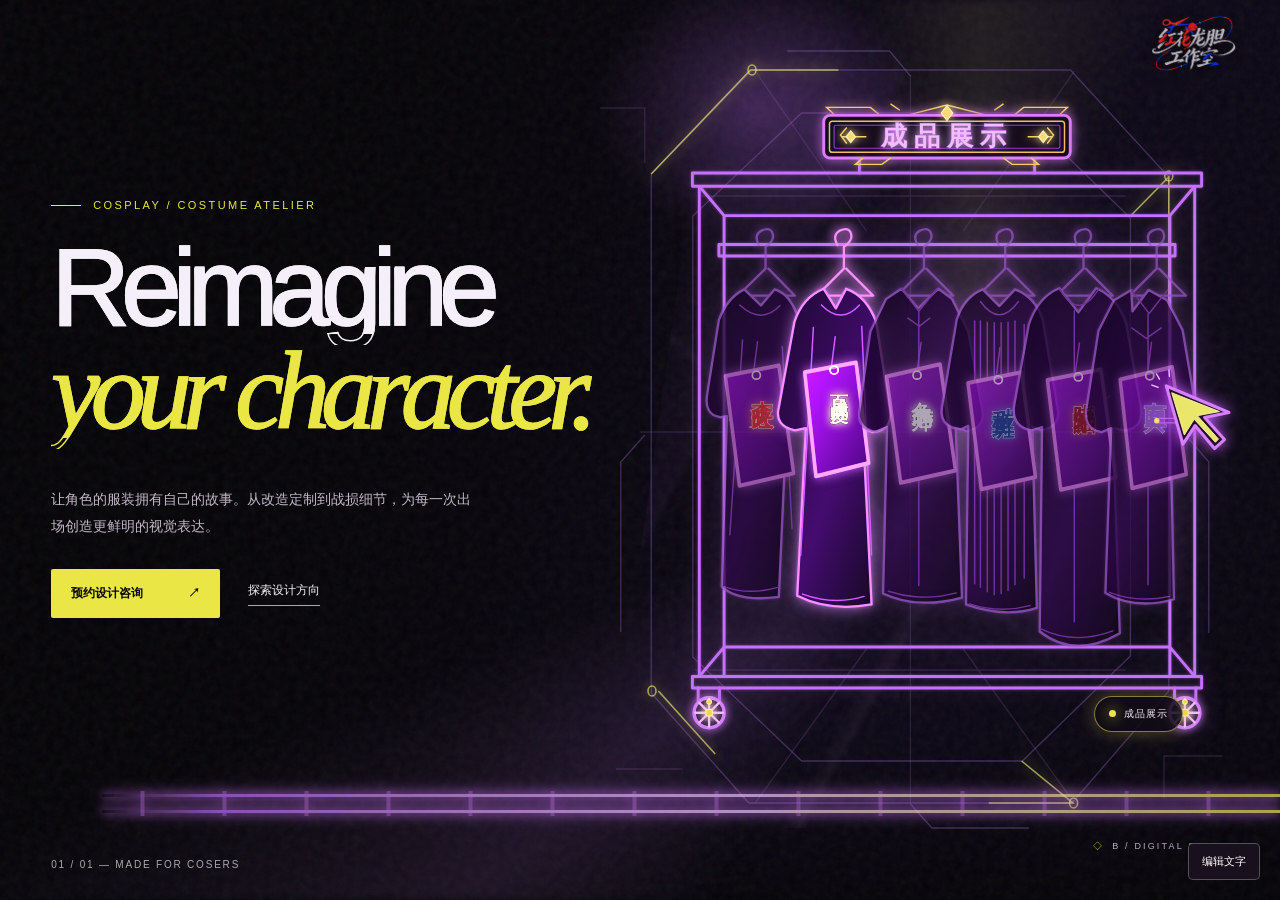
<file: mockup-home-b.html>
<!doctype html>
<html lang="zh-CN" data-concept="b">
<head>
  <meta charset="utf-8">
  <meta name="viewport" content="width=device-width, initial-scale=1">
  <meta name="theme-color" content="#080609">
  <meta name="description" content="COS 服装改造、定制与战损设计。探索作品并预约设计咨询。">
  <title>DESIGN — 首页视觉方向 B · 数字装置</title>
  <style>
    :root{--ink:#080609;--white:#f4eff8;--muted:#b5aeba;--violet:#c965ff;--yellow:#e9e646}
    *{box-sizing:border-box}html{scroll-behavior:smooth}body{margin:0;background:var(--ink);color:var(--white);font-family:Arial,"PingFang SC","Microsoft YaHei",sans-serif;overflow-x:hidden}button,a{font:inherit}a{color:inherit;text-decoration:none}button{cursor:pointer}
    .hero{position:relative;min-height:100svh;overflow:hidden;background:#050407;isolation:isolate}.hero:before{content:"";position:absolute;inset:-50% -25%;z-index:-2;background:radial-gradient(ellipse 26% 12% at 34% 31%,#d176d388,transparent 72%),radial-gradient(ellipse 24% 10% at 52% 39%,#7471ef88,transparent 72%),radial-gradient(ellipse 15% 8% at 64% 45%,#e9e64670,transparent 72%);filter:blur(34px);transform:translate(-30%,20%) rotate(16deg);animation:ambient 2.6s cubic-bezier(.18,.74,.22,1) both}.hero:after{content:"";position:absolute;inset:0;z-index:-1;background:linear-gradient(90deg,#050407 0%,#050407bb 34%,transparent 70%),linear-gradient(0deg,#050407 0%,transparent 25%)}@keyframes ambient{to{transform:translate(27%,-18%) rotate(16deg)}}.streaks{position:absolute;z-index:-1;inset:-10% -25%;pointer-events:none;opacity:.9;transform:translateX(115%);animation:streak-enter 2.6s cubic-bezier(.12,.7,.16,1) forwards;background:radial-gradient(ellipse 48% 5% at 55% 10%,#e6a9f2 0%,#ac55ce 28%,#6844c0 53%,transparent 76%),radial-gradient(ellipse 57% 6% at 69% 34%,#d47adf 0%,#ac54cb 28%,#5753bc 58%,transparent 79%),radial-gradient(ellipse 40% 5% at 83% 61%,#c875d8 0%,#7450c3 48%,transparent 80%);filter:blur(19px);rotate:24deg}@keyframes streak-enter{to{transform:translateX(0)}}
    header{position:relative;z-index:6;display:flex;justify-content:space-between;align-items:center;padding:26px clamp(22px,4vw,70px)}.brand,.nav{background:#171219da;border:1px solid #ffffff12;border-radius:16px;backdrop-filter:blur(16px)}.brand{padding:14px 22px;font-size:13px;font-weight:700;letter-spacing:.04em}.nav{display:flex;align-items:center;gap:28px;padding:11px 18px}.nav a{font-size:12px}.nav button{border:0;background:transparent;color:var(--white);font-size:23px;line-height:1}.nav button:hover,.nav a:hover{color:var(--yellow)}
    .hero-copy{position:relative;z-index:3;max-width:920px;padding:clamp(45px,8vh,110px) 4vw 12vh}.eyebrow{display:flex;align-items:center;gap:12px;color:var(--yellow);font-size:11px;letter-spacing:.22em;text-transform:uppercase;margin-bottom:30px}.eyebrow:before{content:"";width:30px;height:1px;background:var(--yellow)}h1{font-size:clamp(64px,10vw,168px);line-height:.85;letter-spacing:-.085em;font-weight:400;margin:0}.reveal{display:block;overflow:hidden;padding-bottom:.1em}.reveal span{display:block;animation:rise 1.15s cubic-bezier(.2,.8,.2,1) both}.reveal:nth-child(2) span{animation-delay:.16s}.hero-title{color:transparent!important;-webkit-text-stroke:1.5px currentColor;background:linear-gradient(90deg,var(--title-color),var(--title-color)) no-repeat left center;background-size:0% 100%;background-clip:text;-webkit-background-clip:text;animation:rise 1.15s cubic-bezier(.2,.8,.2,1) both,draw-fill 2.2s .35s ease-out forwards!important}.hero-title.white{--title-color:#f4eff8;-webkit-text-stroke-color:#f4eff8}.hero-title.yellow{--title-color:#e9e646;-webkit-text-stroke-color:#e9e646;animation-delay:.16s,.55s!important}@keyframes draw-fill{0%,25%{background-size:0% 100%}100%{background-size:100% 100%}}.serif{font-family:Georgia,"Times New Roman",serif;font-style:italic;font-weight:400;letter-spacing:-.08em;color:var(--yellow)}@keyframes rise{from{transform:translateY(120%);filter:blur(10px)}to{transform:translateY(0);filter:blur(0)}}.intro{max-width:410px;color:var(--muted);font-size:14px;line-height:1.9;margin:30px 0}.actions{display:flex;align-items:center;gap:28px}.primary{display:inline-flex;align-items:center;gap:45px;background:var(--yellow);color:#0a080b;border:0;padding:16px 20px;border-radius:2px;font-size:12px;font-weight:700}.primary:hover{background:#fff}.text-link{border-bottom:1px solid #aaa;font-size:12px;padding-bottom:6px}
    .cabinet{position:absolute;z-index:2;left:59%;top:9%;width:min(52vw,720px);height:82%;display:grid;place-items:center;transform:translateX(calc(-50% - 145vw));animation:roll-in 2.6s cubic-bezier(.12,.7,.16,1) forwards;cursor:pointer}.cabinet img{height:100%;width:100%;object-fit:contain;filter:drop-shadow(0 0 28px #a000ff55);user-select:none}.cabinet:focus-visible{outline:2px solid var(--yellow)}@keyframes roll-in{to{transform:translateX(-50%)}}.cabinet .hint{position:absolute;right:9%;bottom:6%;display:flex;align-items:center;gap:8px;background:#110c14d9;border:1px solid #a858dc77;border-radius:50px;padding:10px 14px;font-size:10px;letter-spacing:.12em}.hint i{display:block;width:7px;height:7px;border-radius:50%;background:var(--yellow);box-shadow:0 0 14px var(--yellow)}
    .number{position:absolute;z-index:4;bottom:30px;left:4vw;color:#aaa;font-size:10px;letter-spacing:.18em}.vertical{position:absolute;z-index:4;right:18px;top:50%;writing-mode:vertical-rl;font-size:10px;letter-spacing:.25em;color:#aaa}
    section{padding:110px 5vw;border-top:1px solid #ffffff18}.section-head{display:flex;justify-content:space-between;align-items:end;gap:30px;margin-bottom:60px}.kicker{font-size:11px;color:var(--yellow);letter-spacing:.2em}.section-head h2{font-weight:400;font-size:clamp(42px,6vw,90px);letter-spacing:-.07em;line-height:1;margin:14px 0 0}.section-head p{max-width:350px;color:var(--muted);line-height:1.8;font-size:13px}.grid{display:grid;grid-template-columns:repeat(3,1fr);gap:12px}.card{min-height:340px;padding:28px;display:flex;flex-direction:column;justify-content:space-between;background:linear-gradient(145deg,#17101d,#09070c);border:1px solid #ffffff13;transition:transform .3s,border .3s}.card:hover{transform:translateY(-7px);border-color:#b657ed}.card b{color:var(--yellow);font-size:12px}.card h3{font-size:clamp(28px,3vw,48px);font-weight:400;letter-spacing:-.06em;margin:0}.card p{font-size:12px;color:var(--muted);line-height:1.8;max-width:260px}.card .arrow{align-self:flex-end;font-size:30px;color:var(--violet)}.consult{display:grid;grid-template-columns:1fr 1fr;gap:7vw;background:radial-gradient(circle at 75% 55%,#39154a 0%,transparent 45%),#0b080d}.consult h2{font-size:clamp(45px,6vw,100px);font-weight:400;letter-spacing:-.08em;line-height:.95;margin:20px 0}.consult p{color:var(--muted);font-size:13px;line-height:1.9}.form{display:grid;gap:13px;align-content:center}.form label{font-size:11px;color:#c8bccc}.form input,.form textarea{width:100%;background:#16101a;color:white;border:1px solid #ffffff32;border-radius:0;padding:14px;margin-top:8px;resize:vertical}.form input:focus,.form textarea:focus{outline:1px solid var(--yellow)}.form button{justify-content:space-between;margin-top:5px}.status{min-height:20px;font-size:12px;color:var(--yellow)}footer{padding:25px 5vw;display:flex;justify-content:space-between;color:#807984;font-size:11px}.editor{position:fixed;z-index:20;right:20px;bottom:20px;border:1px solid #ffffff44;background:#18101c;color:#fff;padding:10px 13px;border-radius:5px;font-size:11px}.editing [data-edit]{outline:1px dashed var(--yellow);outline-offset:5px}.menu{display:none;position:fixed;z-index:10;right:4vw;top:85px;background:#18101cee;padding:25px 35px;border:1px solid #ffffff22}.menu.open{display:grid;gap:18px}.menu a{font-size:14px}.menu a:hover{color:var(--yellow)}
    @media(max-width:900px){.hero{min-height:950px}.hero-copy{padding-top:40px}.cabinet{top:39%;left:50%;width:80%;height:53%}.hero:after{background:linear-gradient(0deg,#050407 0%,transparent 30%)}.grid{grid-template-columns:1fr}.card{min-height:250px}.consult{grid-template-columns:1fr}.section-head{display:block}.vertical{display:none}}@media(max-width:560px){header{padding:18px}.brand{padding:12px 16px}.nav{gap:15px}.hero-copy{padding:35px 20px}.eyebrow{font-size:9px}h1{font-size:clamp(64px,17vw,100px)}.intro{font-size:12px;max-width:320px}.cabinet{top:44%;width:100%;height:46%}.cabinet .hint{right:7%;bottom:0}.actions{gap:18px}section{padding:75px 20px}.number{left:20px}}
    @media(prefers-reduced-motion:reduce){*,*:before,*:after{animation-duration:.01ms!important;scroll-behavior:auto!important}.cabinet{transform:translateX(-50%)}.streaks{transform:translateX(0)}.hero-title{background-size:100% 100%}}
  </style>
  <style>
    .photo-back{position:absolute;inset:0;z-index:-2;overflow:hidden;pointer-events:none;opacity:0}.photo-back.ready{opacity:1}.photo-back img{display:block;width:100%;height:200%;object-fit:cover;object-position:center top;animation:photo-focus 2.8s ease-out both;animation-play-state:paused}.photo-back.ready img{animation-play-state:running}@keyframes photo-focus{0%{filter:brightness(1.05) blur(5px)}100%{filter:brightness(.38) blur(0)}}
    .runway{position:absolute;z-index:1;left:8%;right:0;bottom:9.1%;height:25px;transform:scaleX(0);transform-origin:right center;animation:runway-open 1.15s cubic-bezier(.22,.85,.3,1) forwards;pointer-events:none;background:repeating-linear-gradient(90deg,transparent 0 38px,#c773ee8c 39px 42px,transparent 43px 82px);filter:drop-shadow(0 0 7px #ad4ceb)}.runway:before,.runway:after{content:"";position:absolute;left:0;right:0;height:3px;background:linear-gradient(90deg,transparent,#b96de7 10%,#f0c5ff 55%,#e8df66 100%);box-shadow:0 0 9px #c165ec}.runway:before{top:3px}.runway:after{bottom:3px}@keyframes runway-open{to{transform:scaleX(1)}}.cabinet{animation:none;cursor:default}.cabinet.move{animation:roll-in 2.6s cubic-bezier(.12,.7,.16,1) forwards}@media(prefers-reduced-motion:reduce){.photo-back img{filter:brightness(.38);animation:none}.runway{animation:none;transform:scaleX(1)}.cabinet,.cabinet.move{animation:none;transform:translateX(-50%)}}
  </style>
  <style>
    .cursor-sign{position:absolute;left:91%;top:42%;width:27%;height:auto;overflow:visible;pointer-events:none;filter:drop-shadow(0 0 7px #bf57f5);opacity:0}.cabinet.move .cursor-sign{animation:cursor-arrive .45s 2.5s ease-out forwards}.cursor-sign .pointer-shape{animation:point-to-tags 2.5s 3s ease-in-out infinite;transform-origin:70px 120px}.cursor-sign text{font-family:"Microsoft YaHei","PingFang SC",sans-serif;font-size:18px;font-weight:600;letter-spacing:3px;fill:#efd9ff;text-anchor:middle}@keyframes cursor-arrive{from{opacity:0;transform:translateX(-16px)}to{opacity:1;transform:translateX(0)}}@keyframes point-to-tags{0%,65%,100%{transform:translate(0,0)}30%{transform:translate(-9px,-3px)}}@media(max-width:560px){.cursor-sign{left:84%;width:22%;top:44%}}@media(prefers-reduced-motion:reduce){.cursor-sign,.cabinet.move .cursor-sign{opacity:1;animation:none}.cursor-sign .pointer-shape{animation:none}}
  </style>
<link rel="stylesheet" href="interaction.css">
<link rel="stylesheet" href="home-concepts.css">
<link rel="stylesheet" href="studio-watermark.css"></head>
<body>
  <main>
    <div class="hero" id="home"><div class="photo-back" id="photoBack" aria-hidden="true"><img id="photoImage" src="assets/cos-background.png" alt=""></div><div class="streaks" aria-hidden="true"></div><div class="runway" id="runway" aria-hidden="true"></div>
      <header><a class="brand" href="#home" data-edit="brand">DESIGN</a><div class="nav" aria-label="后续页面预留位置"><span>作品与服务</span><span aria-hidden="true">＋</span></div></header>
      <div class="hero-copy"><div class="eyebrow">COSPLAY / COSTUME ATELIER</div><h1><span class="reveal"><span class="hero-title white" data-edit="headline1">Reimagine</span></span><span class="reveal"><span class="hero-title yellow serif" data-edit="headline2">your character.</span></span></h1><p class="intro" data-edit="intro">让角色的服装拥有自己的故事。从改造定制到战损细节，为每一次出场创造更鲜明的视觉表达。</p><div class="actions" aria-label="后续页面入口预留"><span class="primary">预约设计咨询 <span>↗</span></span><span class="text-link">探索设计方向</span></div></div>
      <div class="cabinet" id="cabinet" aria-label="成品展示衣柜"><svg class="wardrobe-art" xmlns="http://www.w3.org/2000/svg" viewBox="0 0 1000 1120" role="group" aria-labelledby="title desc">
<title id="title">成品展示霓虹衣柜进场动画</title><desc id="desc">衣柜从左向右减速滑入，六件衣服和吊牌因惯性向左摆动后逐渐静止，滑轮滚动，周围出现风线。</desc>
<defs><filter id="glow" x="-60%" y="-60%" width="220%" height="220%"><feGaussianBlur stdDeviation="7" result="blur"/><feMerge><feMergeNode in="blur"/><feMergeNode in="SourceGraphic"/></feMerge></filter><linearGradient id="fabric" x2="1" y2="1"><stop stop-color="#170726"/><stop offset=".55" stop-color="#350957"/><stop offset="1" stop-color="#0a0611"/></linearGradient><linearGradient id="tag" x2="1" y2="1"><stop stop-color="#a613e6"/><stop offset="1" stop-color="#390463"/></linearGradient></defs>
<style>
  svg{overflow:visible}.rack,.garment,.hanger,.tag,.details{fill:none;stroke:#c670ff;stroke-width:4;stroke-linecap:round;stroke-linejoin:round;filter:url(#glow)}.rack{stroke-width:5}.garment{fill:url(#fabric)}.tag{fill:url(#tag);stroke:#ef85ff;stroke-width:5;transform-box:fill-box;transform-origin:50% 0;transform:scale(1.22,1.42)}.tag-name{fill:#fff1c0;stroke:#481065;stroke-width:2;paint-order:stroke fill;font:800 39px "Microsoft YaHei","PingFang SC",sans-serif;writing-mode:vertical-rl;text-orientation:upright;letter-spacing:7px;text-anchor:start;filter:url(#glow)}.tag-name.long{font-size:32px;letter-spacing:6px}.tag-name.lihuowang{fill:#ff3038;stroke:#ffe1e1}.tag-name.tulaoshi{fill:#ffffff;stroke:#632081}.tag-name.huituban{fill:#123b91;stroke:#b7d5ff}.tag-name.xiaozhuyou{fill:#9f1428;stroke:#ffc0cc}.tag-name.baimianju{fill:#b76aff;stroke:#f4d5ff}.sign-board{fill:#16091e;stroke:#dd7cff;stroke-width:5;filter:url(#glow)}.sign-trim{fill:none;stroke:#f5cf6b;stroke-width:2.5;filter:url(#glow)}.sign-gem{fill:#f5dc78;stroke:#fff4b9;stroke-width:2;filter:url(#glow);transform-box:fill-box;transform-origin:center;animation:gem-twinkle 2.4s ease-in-out infinite}.sign-text{fill:#f0bdff;stroke:#c452ed;stroke-width:1.2;paint-order:stroke fill;filter:url(#glow);font:700 46px "Microsoft YaHei","PingFang SC",sans-serif;letter-spacing:12px;text-anchor:middle;animation:sign-flicker 3.2s ease-in-out infinite}.details{stroke:#a849e3;stroke-width:2.5;filter:none}.wheel{fill:#13071c;stroke:#d279ff;stroke-width:6;filter:url(#glow)}.spoke{stroke:#f2bbff;stroke-width:4;stroke-linecap:round;filter:url(#glow)}.hub{fill:#f1d44f;stroke:#fff2ac;stroke-width:2;filter:url(#glow)}.cloth{animation:sway 2.6s ease-out both;transform-box:fill-box;transform-origin:50% 0}.cloth:nth-of-type(2){animation-delay:.03s}.cloth:nth-of-type(3){animation-delay:.06s}.cloth:nth-of-type(4){animation-delay:.02s}.cloth:nth-of-type(5){animation-delay:.07s}.cloth:nth-of-type(6){animation-delay:.04s}.label{animation:label-sway 2.6s ease-out both;transform-box:fill-box;transform-origin:50% 0}.rolling{animation:roll 2.6s cubic-bezier(.12,.7,.16,1) both;transform-box:fill-box;transform-origin:center}.wind{fill:none;stroke:#e595ff;stroke-width:4;stroke-linecap:round;filter:url(#glow);stroke-dasharray:170;stroke-dashoffset:170;opacity:0;animation:gust 2.6s ease-out both}.wind:nth-child(even){animation-delay:.1s}@keyframes sway{0%{transform:rotate(0)}13%{transform:rotate(21deg)}35%{transform:rotate(13deg)}62%{transform:rotate(-7deg)}82%{transform:rotate(3deg)}100%{transform:rotate(0)}}@keyframes label-sway{0%{transform:rotate(0)}16%{transform:rotate(-19deg)}44%{transform:rotate(-8deg)}68%{transform:rotate(5deg)}84%{transform:rotate(-2deg)}100%{transform:rotate(0)}}@keyframes roll{0%{transform:rotate(-1440deg)}70%{transform:rotate(-95deg)}100%{transform:rotate(0)}}@keyframes gust{0%{opacity:0;stroke-dashoffset:170;transform:translateX(20px)}15%{opacity:.8}55%{opacity:.65;stroke-dashoffset:0;transform:translateX(-35px)}100%{opacity:0;stroke-dashoffset:-170;transform:translateX(-80px)}}@keyframes sign-flicker{0%,17%,23%,48%,54%,100%{opacity:1;fill:#ffe0ff;filter:drop-shadow(0 0 8px #f291ff) drop-shadow(0 0 18px #bd43ff)}19%,51%{opacity:.58;fill:#c87cdc;filter:none}20%,52%{opacity:.93;fill:#fff2ff;filter:drop-shadow(0 0 12px #fff)}}@keyframes gem-twinkle{0%,100%{opacity:.65;transform:scale(.8)}50%{opacity:1;transform:scale(1.15)}}@media(prefers-reduced-motion:reduce){*,*:before,*:after{animation-duration:.01ms!important}.wind{display:none}.sign-text,.sign-gem{animation:none}}
</style>
<g id="sign"><path class="rack" d="M348 126V100 M652 126V100"/><path class="sign-trim" d="M306 26l-15-14h76l17 14 M694 26l15-14h-76l-17 14 M430 26l70-18 70 18"/><path class="sign-trim" d="M418 17l-16-11 M582 17l16-11"/><rect class="sign-board" x="286" y="26" width="428" height="74" rx="11"/><rect x="296" y="36" width="408" height="54" rx="5" fill="none" stroke="#f1bd6a" stroke-width="2.5"/><rect x="304" y="43" width="392" height="40" rx="3" fill="none" stroke="#8e37ce" stroke-width="2"/><path class="sign-trim" d="M316 63h44m280 0h44 M326 47l-11 13 11 15 M674 47l11 13-11 15 M354 100l-13 11h46l15-11 M646 100l13 11h-46l-15-11"/><path class="sign-gem" d="M500 9l10 13-10 13-10-13Z M325 63l8-10 8 10-8 10Z M675 63l-8-10-8 10 8 10Z"/><text class="sign-text" x="500" y="78">成品展示</text></g>
<g id="wind"><path class="wind" d="M8 420h113"/><path class="wind" d="M30 506h92"/><path class="wind" d="M0 588h122"/><path class="wind" d="M890 350h100"/><path class="wind" d="M902 718h88"/><path class="wind" d="M888 864h105"/></g>
<g class="rack"><path d="M58 126H942V149H58Z M70 149V1000 M930 149V1000 M70 1000H930 M58 1000H942V1020H58Z"/><path d="M70 149l43 51h774l43-51 M113 200v800 M887 200v800 M70 1000l43-51h774l43 51 M113 949V200 M887 949V200"/><path d="M104 250H896V270H104Z"/></g>
<g id="garments">
  <g class="cloth"><path class="hanger" d="M173 251q-9-18 5-25q19-8 20 10q0 9-13 18v38l-48 47h99l-46-47"/><path class="garment" d="M148 328q-30 15-44 53l-20 127q-7 38 23 42l11-2-9 296q29 27 99 18l14-313 22 8q27-9 17-42l-18-132q-12-45-42-55l-24 28Z"/><path class="details" d="M140 355q38 35 70 1 M122 555q34 16 76 0 M145 416l-22 338 M214 427l17 316 M113 844q43 16 95 1"/><g class="label"><path class="details" d="M171 419l-7 55"/><path class="tag" d="M126 473l76-13 21 132-77 15Z"/><circle cx="169" cy="477" r="7" fill="none" stroke="#fff0ff" stroke-width="3"/><text class="tag-name lihuowang" x="178" y="492">李火旺</text></g></g>
  <g class="cloth"><path class="hanger" d="M310 251q-10-17 4-25q19-8 20 10q0 9-13 18v38l-47 47h98l-47-47"/><path class="garment" d="M286 327q-37 15-51 58l-27 148q-8 32 28 40l19-4-15 291q56 28 129 15l-15-306 17 7q35-4 30-38l-24-153q-16-45-52-58l-18 34Z"/><path class="details" d="M282 355q34 35 66 0 M249 857q56 20 107 4 M268 394l-22 396 M352 392l17 397"/><g class="label"><path class="details" d="M306 410l-7 55"/><path class="tag" d="M263 467l73-12 18 123-75 16Z"/><circle cx="304" cy="468" r="7" fill="none" stroke="#fff0ff" stroke-width="3"/><text class="tag-name long" x="313" y="486">百战虎皮</text></g></g>
  <g class="cloth"><path class="hanger" d="M449 251q-10-18 4-25q19-8 20 10q0 9-13 18v38l-47 47h98l-47-47"/><path class="garment" d="M421 327l-27 18-27 56-19 136q-5 32 28 38l20-8-7 289q60 28 137 7l-11-296 19 7q36-6 26-43l-23-129-28-57-24-18-35 34Z"/><path class="details" d="M421 327l30 39 32-39 M451 366v476 M432 378l20 14 18-14 M398 852q59 19 118 3"/><g class="label"><path class="details" d="M455 420l-8 57"/><path class="tag" d="M406 473l76-15 22 130-78 15Z"/><circle cx="448" cy="477" r="7" fill="none" stroke="#fff0ff" stroke-width="3"/><text class="tag-name tulaoshi" x="457" y="492">兔老师</text></g></g>
  <g class="cloth"><path class="hanger" d="M590 251q-10-18 4-25q19-8 20 10q0 9-13 18v38l-47 47h98l-47-47"/><path class="garment" d="M562 328q-32 13-45 52l-25 148q-8 39 32 43l13-6-4 310q67 24 123 6l-8-315 16 7q37-8 27-44l-25-149q-13-39-48-52l-27 29Z"/><path class="details" d="M558 349q33 46 66 0 M548 383v456 M558 383v462 M570 385v468 M582 386v472 M594 386v470 M606 385v466 M618 383v458 M634 389v440 M539 874q53 17 105 3"/><g class="label"><path class="details" d="M592 429l-7 54"/><path class="tag" d="M547 485l76-13 20 128-77 15Z"/><circle cx="589" cy="485" r="7" fill="none" stroke="#fff0ff" stroke-width="3"/><text class="tag-name huituban" x="598" y="502">秽土斑</text></g></g>
  <g class="cloth"><path class="hanger" d="M726 251q-10-18 4-25q19-8 20 10q0 9-13 18v38l-47 47h98l-47-47"/><path class="garment" d="M695 326q-37 15-53 63l-25 138q-7 38 29 46l19-6-4 355q61 48 139 3l-12-356 20 4q36-5 28-43l-25-143q-15-45-52-61l-31 42Z"/><path class="details" d="M696 328q32 55 67 0 M721 365v540 M686 511l25 17 M784 512l-22 18 M662 917q59 29 126 4"/><g class="label"><path class="details" d="M730 421l-8 57"/><path class="tag" d="M685 480l76-13 21 132-78 15Z"/><circle cx="728" cy="480" r="7" fill="none" stroke="#fff0ff" stroke-width="3"/><text class="tag-name xiaozhuyou" x="737" y="496">晓朱鼬</text></g></g>
  <g class="cloth"><path class="hanger" d="M853 251q-10-18 4-25q19-8 20 10q0 9-13 18v38l-47 47h98l-47-47"/><path class="garment" d="M820 329l-30 18-27 53-20 129q-9 40 25 47l17-7-10 286q52 30 119 11l-6-299 18 8q32-7 25-47l-22-129-27-52-32-18-28 37Z"/><path class="details" d="M820 329l31 41 32-41 M849 371v470 M821 395l25 18 26-18 M782 854q49 19 104 7"/><g class="label"><path class="details" d="M855 420l-7 55"/><path class="tag" d="M811 478l74-15 20 131-77 17Z"/><circle cx="852" cy="478" r="7" fill="none" stroke="#fff0ff" stroke-width="3"/><text class="tag-name baimianju" x="861" y="494">白面具</text></g></g>
</g>
<g class="rack"><path d="M68 1020v25 M105 1020v25 M895 1020v25 M932 1020v25"/></g><g class="rolling"><circle class="wheel" cx="87" cy="1063" r="26"/><path class="spoke" d="M87 1039v48 M63 1063h48 M70 1046l34 34 M104 1046l-34 34"/><circle class="hub" cx="87" cy="1063" r="6"/><circle class="hub" cx="87" cy="1044" r="4"/></g><g class="rolling"><circle class="wheel" cx="913" cy="1063" r="26"/><path class="spoke" d="M913 1039v48 M889 1063h48 M896 1046l34 34 M930 1046l-34 34"/><circle class="hub" cx="913" cy="1063" r="6"/><circle class="hub" cx="913" cy="1044" r="4"/></g>
</svg><svg class="cursor-sign" viewBox="0 0 230 240" role="img" aria-label="鼠标光标形状的广告牌，朝向衣服名牌"><path d="M0 114H93 M0 124H93" fill="none" stroke="#ba65ec" stroke-width="3"/><circle cx="4" cy="119" r="6" fill="#efe17a"/><g class="pointer-shape"><path d="M25 42L62 171 89 130 132 181 154 161 110 112 164 101Z" fill="#211027" stroke="#d67fff" stroke-width="7" stroke-linejoin="round"/><path d="M37 57L65 151 87 116 134 167 141 160 94 108 143 99Z" fill="#eae66a" stroke="#fff3b0" stroke-width="2"/><path d="M10 27L3 15 M32 21L31 7 M7 45L-7 40" fill="none" stroke="#f2c6ff" stroke-width="3" stroke-linecap="round"/></g></svg><span class="hint"><i></i> 成品展示</span></div><div class="number">01 / 01 — MADE FOR COSERS</div>
    </div>
  </main><button class="editor" id="editor" title="在此浏览器中编辑并保存文字">编辑文字</button>
  <script>
    const photo=document.getElementById('photoImage'),photoBack=document.getElementById('photoBack');if(photo.complete&&photo.naturalWidth)photoBack.classList.add('ready');else photo.addEventListener('load',()=>photoBack.classList.add('ready'),{once:true});
    const runway=document.getElementById('runway'),cabinet=document.getElementById('cabinet');let cabinetStarted=false;function startCabinet(){if(cabinetStarted)return;cabinetStarted=true;cabinet.classList.add('move')}if(matchMedia('(prefers-reduced-motion: reduce)').matches)startCabinet();else runway.addEventListener('animationend',e=>{if(e.target===runway)startCabinet()},{once:true});
    document.querySelectorAll('[data-edit]').forEach(el=>{let saved=localStorage.getItem('cos-site-'+el.dataset.edit);if(saved!==null)el.textContent=saved});let editing=false;document.getElementById('editor').onclick=()=>{editing=!editing;document.body.classList.toggle('editing',editing);document.querySelectorAll('[data-edit]').forEach(el=>el.contentEditable=editing);document.getElementById('editor').textContent=editing?'保存文字':'编辑文字';if(!editing)document.querySelectorAll('[data-edit]').forEach(el=>localStorage.setItem('cos-site-'+el.dataset.edit,el.textContent))};
  </script>
<script src="home-concepts.js"></script>
<script src="interaction.js"></script>
<script src="studio-watermark.js"></script></body>
</html>
</file>
<file: interaction.css>
.wardrobe-art{display:block;width:100%;height:100%;overflow:visible;filter:drop-shadow(0 0 20px #a000ff44)}
.cabinet:not(.move) .wardrobe-art *{animation-play-state:paused!important}
.hero-copy{pointer-events:none}.editing .hero-copy [data-edit]{pointer-events:auto}
.wardrobe-art .label{cursor:pointer;outline:none}.wardrobe-art .label:hover .tag,.wardrobe-art .label:focus-visible .tag{stroke:#fff3b2;stroke-width:7}
.wardrobe-art .label:hover .tag-name,.wardrobe-art .label:focus-visible .tag-name{filter:drop-shadow(0 0 5px #fff)}
body.tag-transition{overflow:hidden}body.tag-transition .wardrobe-art .label{pointer-events:none}body.tag-transition .cursor-sign{visibility:hidden}
.falling-tag{position:fixed;z-index:1000;pointer-events:none;will-change:transform;overflow:visible;perspective:650px}
.falling-tag .paper-half{position:absolute;inset:0;will-change:transform;transform-style:preserve-3d}.paper-half.left{transform-origin:0 50%}.paper-half.right{transform-origin:100% 50%}
.falling-tag .paper-strip{position:absolute;inset:0;background-size:100% 100%;background-repeat:no-repeat;will-change:transform;backface-visibility:visible}
.falling-tag .paper-strip:after{content:"";position:absolute;inset:0;opacity:var(--curl-light,0);background:linear-gradient(90deg,transparent 30%,#ffffff50 47%,#08000a66 53%,transparent 70%)}
.falling-tag .paper-edge{position:absolute;inset:0;width:100%;height:100%;overflow:visible;fill:none;stroke:#f7ccff;stroke-width:1;filter:drop-shadow(0 0 2px #e27aff);opacity:.7}
.falling-tag .tear-dots{position:absolute;left:50%;top:4%;bottom:4%;width:0}.tear-dots i{position:absolute;left:-1.5px;width:0;border-left:3px dashed #050305;filter:none}.tear-dots .upper{top:0;height:50%}.tear-dots .lower{bottom:0;height:50%}
.transition-notice{position:fixed;left:1px;top:1px;width:1px;height:1px;clip-path:inset(50%);overflow:hidden}
</file>
<file: home-concepts.css>
/* Shared visual studies for the two homepage directions. The original homepage stays intact. */
html[data-concept] .hero{background:#050408}
html[data-concept] .hero:before{inset:0;z-index:-2;filter:none;transform:none;animation:none}
html[data-concept] .hero:after{background:linear-gradient(90deg,#050407f2 0%,#050407ba 29%,transparent 64%),linear-gradient(0deg,#050407db,transparent 19%)}
html[data-concept] .streaks{opacity:0;animation:none}
html[data-concept] .photo-back img{animation:none!important}
html[data-concept] header{padding-top:23px}
html[data-concept] .hero-copy{max-width:min(54vw,850px);padding:clamp(72px,11vh,128px) 4vw 9vh;animation:concept-copy .95s .7s cubic-bezier(.2,.75,.25,1) both;transform:translate(var(--copy-x,0px),var(--copy-y,0px))}
html[data-concept] h1{font-size:clamp(70px,8.55vw,145px)}
html[data-concept] .intro{max-width:420px;margin-top:37px;color:#c4b8c9}
html[data-concept] .cabinet{left:73.5%;top:8%;width:min(45vw,700px);height:78%}
html[data-concept] .cabinet .wardrobe-art{transform:translate(var(--rack-x,0px),var(--rack-y,0px));transition:transform .25s ease-out}
html[data-concept] .cursor-sign{left:86%;width:18%}
html[data-concept] .runway{bottom:9.3%;opacity:.48;filter:drop-shadow(0 0 3px #a565d1)}
html[data-concept] .wardrobe-art{filter:drop-shadow(0 0 10px #a65acc44)}
html[data-concept] .wardrobe-art .rack{filter:drop-shadow(0 0 3px #ac65d28c)}
html[data-concept] .wardrobe-art .garment{filter:drop-shadow(0 0 3px #a75dd588)}
html[data-concept] .wardrobe-art .tag{filter:drop-shadow(0 0 7px #d365fbba)}
html[data-concept] .wardrobe-art #garments .cloth{transition:opacity .3s ease,filter .3s ease}
html[data-concept] .wardrobe-art #garments:not(:hover) .cloth:not(:nth-child(2)){opacity:.76;filter:brightness(.78)}
html[data-concept] .wardrobe-art #garments:not(:hover) .cloth:nth-child(2){filter:brightness(1.28) drop-shadow(0 0 12px #d28af296)}
html[data-concept] .wardrobe-art #garments:hover .cloth:not(:hover){opacity:.38;filter:brightness(.63)}
html[data-concept] .wardrobe-art #garments:hover .cloth:hover{opacity:1;filter:brightness(1.26) drop-shadow(0 0 13px #dfacfa)}
html[data-concept] .wardrobe-art .label{opacity:0;transition:opacity .65s ease 1.5s}
html[data-concept] .cabinet.move .wardrobe-art .label{opacity:1}
html[data-concept] .wardrobe-art #garments .cloth:hover .tag{stroke:#fff4ac;stroke-width:6}
html[data-concept] .wardrobe-art #garments .cloth:hover .tag-name{filter:drop-shadow(0 0 6px #fff9d6)}
html[data-concept] .wardrobe-art #garments .cloth:hover .garment{transform-box:fill-box;transform-origin:50% 5%;animation:concept-fabric .9s ease-in-out 2 alternate}
@keyframes concept-fabric{50%{transform:rotate(1.2deg)}}
html[data-concept] .concept-atmos{position:absolute;inset:0;z-index:0;pointer-events:none;opacity:0;animation:concept-atmos-in 1.15s .1s ease-out forwards;transform:translate(var(--far-x,0px),var(--far-y,0px));transition:transform .3s ease-out}
html[data-concept] .concept-atmos:before,html[data-concept] .concept-atmos:after{content:"";position:absolute;inset:0;pointer-events:none}
html[data-concept] .concept-atmos:after{opacity:.11;mix-blend-mode:soft-light;background-image:url('data:image/svg+xml,%3Csvg viewBox="0 0 180 180" xmlns="http://www.w3.org/2000/svg"%3E%3Cfilter id="n"%3E%3CfeTurbulence type="fractalNoise" baseFrequency=".62" numOctaves="3" stitchTiles="stitch"/%3E%3C/filter%3E%3Crect width="100%25" height="100%25" filter="url(%23n)" opacity=".55"/%3E%3C/svg%3E')}
html[data-concept] .concept-lines{position:absolute;inset:0;width:100%;height:100%;overflow:visible;transform:translate(var(--mid-x,0px),var(--mid-y,0px));transition:transform .32s ease-out;animation:concept-lines-in 1.1s .43s both}
html[data-concept] .concept-lines path,html[data-concept] .concept-lines circle,html[data-concept] .concept-lines rect{vector-effect:non-scaling-stroke}
html[data-concept] .concept-lines .atelier,html[data-concept] .concept-lines .digital{display:none}
html[data-concept] .fabric-shadow{position:absolute;pointer-events:none;transform:translate(var(--mid-x,0px),var(--mid-y,0px));transition:transform .32s ease-out}
html[data-concept] .concept-caption{position:absolute;z-index:4;right:4vw;bottom:5.2%;font-size:9px;letter-spacing:.24em;color:#bcaac3;white-space:nowrap;pointer-events:none}
@keyframes concept-atmos-in{from{opacity:0;filter:blur(18px)}to{opacity:1;filter:blur(0)}}
@keyframes concept-lines-in{from{opacity:0;transform:translateY(10px)}to{opacity:1;transform:translate(0)}}
@keyframes concept-copy{from{opacity:0;transform:translateY(22px)}to{opacity:1;transform:translate(var(--copy-x,0px),var(--copy-y,0px))}}

/* A — darkroom editorial: one photographic pool of light and faint cloth folds. */
html[data-concept="a"] .hero:before{background:radial-gradient(ellipse 33% 44% at 77% 47%,#68457f83,transparent 79%),radial-gradient(ellipse 24% 18% at 89% 9%,#432b54a8,transparent 76%),linear-gradient(110deg,#050407 35%,#130c18 75%,#050407)}
html[data-concept="a"] .photo-back{opacity:.24!important;mix-blend-mode:luminosity}
html[data-concept="a"] .photo-back img{filter:brightness(.32) contrast(1.35) saturate(.48);object-position:58% top}
html[data-concept="a"] .concept-atmos:before{background:radial-gradient(ellipse 19% 40% at var(--focus-x,72%) 53%,#e8c3f147,transparent 72%),radial-gradient(ellipse 11% 17% at 82% 31%,#f9e7ff38,transparent 72%);filter:blur(10px)}
html[data-concept="a"] .fabric-shadow{inset:-12% 28% 2% 31%;opacity:.34;background:repeating-linear-gradient(113deg,transparent 0 67px,#d4bbd217 70px 87px,transparent 99px 153px),linear-gradient(108deg,transparent 15%,#b28ba635 36%,transparent 52%,#a0809c24 66%,transparent 83%);filter:blur(16px);clip-path:polygon(26% 0,68% 0,100% 89%,79% 100%,48% 70%,4% 95%);transform:rotate(-9deg)}
html[data-concept="a"] .concept-lines .atelier{display:block;fill:none;stroke:#ba93bb34;stroke-width:1}
html[data-concept="a"] .concept-lines .atelier .dashed{stroke-dasharray:8 11;stroke:#d5adc04d}
html[data-concept="a"] .concept-caption:before{content:"●";color:#e9e646;margin-right:8px}
html[data-concept="a"] .wardrobe-art .sign-text{filter:drop-shadow(0 0 6px #bc63db)}
html[data-concept="a"] .cabinet:after{content:"";position:absolute;inset:11% 7% 8%;z-index:-1;border-radius:50%;background:radial-gradient(ellipse,#e3b8ee1d,transparent 68%);filter:blur(24px);pointer-events:none}

/* B — stage installation: architectural frames, controlled beams, luminous nodes. */
html[data-concept="b"] .hero:before{background:radial-gradient(ellipse 28% 38% at 77% 47%,#56327493,transparent 73%),radial-gradient(ellipse 17% 20% at 59% 12%,#673b88a3,transparent 75%),linear-gradient(115deg,#050407 25%,#0e0919 63%,#07050d)}
html[data-concept="b"] .photo-back{opacity:.11!important;mix-blend-mode:screen}
html[data-concept="b"] .photo-back img{filter:brightness(.22) contrast(1.6) saturate(.5)}
html[data-concept="b"] .concept-atmos:before{background:conic-gradient(from 210deg at 75% 52%,transparent 0deg,#a468cc24 19deg,transparent 39deg,transparent 137deg,#e4e16d16 153deg,transparent 174deg),radial-gradient(ellipse 12% 14% at var(--focus-x,75%) 43%,#d6a3ee52,transparent 76%);filter:blur(5px)}
html[data-concept="b"] .concept-lines .digital{display:block;fill:none;stroke:#8f61b866;stroke-width:1.3}
html[data-concept="b"] .concept-lines .digital .active{stroke:#e3dd70b3;stroke-width:1.6;filter:drop-shadow(0 0 7px #ddda70)}
html[data-concept="b"] .concept-lines .digital .soft{stroke:#9664bc38}
html[data-concept="b"] .fabric-shadow{inset:8% 17% 8% 47%;opacity:.38;background:linear-gradient(119deg,transparent 16%,#8a55bc2c 34%,transparent 35%,transparent 68%,#c09bc52a 70%,transparent 71%),linear-gradient(40deg,transparent 47%,#9f6ece24 48%,transparent 49%);clip-path:polygon(23% 0,87% 0,100% 100%,0 100%)}
html[data-concept="b"] .runway{opacity:.72;filter:drop-shadow(0 0 7px #c171ef)}
html[data-concept="b"] .cabinet{left:74%;top:8%;width:min(45vw,700px)}
html[data-concept="b"] .concept-caption:before{content:"◇";color:#e9e646;margin-right:8px}
html[data-concept="b"] .cabinet .hint{border-color:#eadb6e8a;box-shadow:0 0 19px #dacb5455}

@media(max-width:900px){
  html[data-concept] .hero{min-height:880px}
  html[data-concept] .hero-copy{max-width:100%;padding:42px 4vw 0}
  html[data-concept] h1{font-size:clamp(64px,12vw,104px)}
  html[data-concept] .cabinet,html[data-concept="b"] .cabinet{top:43%;left:50%;width:min(94vw,700px);height:48%}
  html[data-concept] .hero:after{background:linear-gradient(#0504078c 0%,transparent 38%,#05040780 100%)}
  html[data-concept] .concept-caption{bottom:2%;right:4%}
}
@media(max-width:560px){
  html[data-concept] .hero{min-height:920px}
  html[data-concept] header{padding:18px}
  html[data-concept] .hero-copy{padding:32px 20px 0}
  html[data-concept] h1{font-size:clamp(62px,16.3vw,82px)}
  html[data-concept] .eyebrow{margin-bottom:23px}
  html[data-concept] .intro{max-width:330px;margin:14px 0 10px;line-height:1.65}
  html[data-concept] .actions{gap:16px}
  html[data-concept] .primary{gap:17px;padding:14px 12px}
  html[data-concept] .cabinet,html[data-concept="b"] .cabinet{top:50%;left:50%;width:92%;height:42%}
  html[data-concept] .cursor-sign{left:80%;width:16%}
  html[data-concept] .runway{bottom:5%}
  html[data-concept] .number{bottom:13px}
  html[data-concept] .concept-caption{display:none}
  html[data-concept] .concept-lines{opacity:.56}
  html[data-concept="b"] .concept-lines{top:33%;height:67%;opacity:.46}
  html[data-concept] .editor{right:8px;bottom:10px;padding:7px 9px;font-size:9px;background:#18101cbb}
}
@media(prefers-reduced-motion:reduce){
  html[data-concept] .concept-atmos,html[data-concept] .concept-lines,html[data-concept] .hero-copy{animation:none;opacity:1;transform:none}
  html[data-concept] .wardrobe-art .label{opacity:1;transition:none}
  html[data-concept] .cabinet .wardrobe-art{transition:none}
  html[data-concept] .wardrobe-art #garments .cloth:hover .garment{animation:none}
}
</file>
<file: home-a-live.css>
/* The approved A composition keeps every original homepage entrance and tag transition. */
html[data-concept="a"] .hero:before{
  inset:-50% -25%;
  background:radial-gradient(ellipse 26% 12% at 34% 31%,#d176d388,transparent 72%),radial-gradient(ellipse 24% 10% at 52% 39%,#7471ef88,transparent 72%),radial-gradient(ellipse 15% 8% at 64% 45%,#e9e64670,transparent 72%);
  filter:blur(34px);
  opacity:.38;
  transform:translate(-30%,20%) rotate(16deg);
  animation:ambient 2.6s cubic-bezier(.18,.74,.22,1) both;
}
html[data-concept="a"] .streaks{
  opacity:.4;
  transform:translateX(115%);
  animation:streak-enter 2.6s cubic-bezier(.12,.7,.16,1) forwards;
}
html[data-concept="a"] .hero:after{background:linear-gradient(90deg,#050407d9 0%,#05040794 34%,transparent 70%),linear-gradient(0deg,#050407d9,transparent 19%)}
html[data-concept="a"] .photo-back{opacity:0!important;mix-blend-mode:normal}
html[data-concept="a"] .photo-back.ready{opacity:.82!important}
html[data-concept="a"] .photo-back img{
  width:100%;
  height:100%;
  object-fit:cover;
  object-position:center top;
  animation:photo-darken 2.8s ease-out both!important;
  animation-play-state:paused!important;
}
html[data-concept="a"] .photo-back.ready img{animation-play-state:running!important}
@keyframes photo-darken{
  from{filter:brightness(1.03) contrast(1.08) saturate(.88)}
  to{filter:brightness(.37) contrast(1.08) saturate(.88)}
}
html[data-concept="a"] .hero-copy{animation:none!important}
html[data-concept="a"] .wardrobe-art .label{opacity:1;transition:none}

@media(max-width:900px){html[data-concept="a"] .photo-back img{height:200%}}
@media(max-width:560px){html[data-concept="a"] .streaks{opacity:.23}}
@media(prefers-reduced-motion:reduce){
  html[data-concept="a"] .hero:before{animation:none!important;transform:translate(27%,-18%) rotate(16deg)}
  html[data-concept="a"] .streaks{animation:none!important;transform:translateX(0)}
  html[data-concept="a"] .photo-back img{animation:none!important;filter:brightness(.37) contrast(1.08) saturate(.88)!important}
}
</file>
<file: home-acid.css>
/* Static acid-art layers. Existing animation definitions, timing and interaction stay in their original files. */
.acid-depth,.acid-front{position:absolute;inset:0;pointer-events:none;overflow:hidden}
.acid-depth{z-index:1;mix-blend-mode:screen}
.acid-front{z-index:4}
.acid-depth img{position:absolute;display:block;pointer-events:none;user-select:none}
.acid-mesh{width:100%;height:100%;object-fit:fill;opacity:.68}
.acid-chrome{left:40.5%;top:10%;width:190px;height:190px;object-fit:contain;mix-blend-mode:screen;opacity:.86}
.acid-halftone{position:absolute;width:32%;height:25%;right:-4%;bottom:8%;background-image:radial-gradient(#c0a2da55 .8px,transparent 1px);background-size:5px 5px;mask-image:radial-gradient(ellipse at 72% 65%,#000,transparent 70%);transform:rotate(-16deg)}
.acid-lens{position:absolute;right:-8%;top:25%;width:26%;height:27%;border:1px solid #ceaae32e;border-radius:50%;transform:rotate(-34deg);background:linear-gradient(155deg,#e3caff05 8%,#d2b9e412 39%,#f8eaff30 40%,#51345906 41%,transparent 74%);box-shadow:inset 0 0 30px #b49cc50b}
.acid-star{position:absolute;left:45%;top:66%;width:clamp(44px,4.8vw,76px);height:auto;transform:rotate(12deg);filter:drop-shadow(3px 8px 7px #0009)}
.acid-orbit-mark{position:absolute;left:43.7%;top:68%;width:8.7%;height:3.5%;border:1px solid #e9e646b3;border-radius:50%;transform:rotate(-24deg);box-shadow:0 0 12px #e9e6460a}
.acid-register{position:absolute;width:17px;height:17px;background:linear-gradient(#e9e64699,#e9e64699) center/1px 100% no-repeat,linear-gradient(#e9e64699,#e9e64699) center/100% 1px no-repeat}
.acid-register-top{left:38%;top:12%}
.acid-register-bottom{right:3%;bottom:5%}
.acid-barcode{position:absolute;right:7%;bottom:4.8%;width:56px;height:16px;opacity:.45;background:repeating-linear-gradient(90deg,#c5a3d1 0 1px,transparent 1px 4px,#c5a3d1 4px 6px,transparent 6px 8px,#c5a3d1 8px 9px,transparent 9px 13px);transform:skew(-13deg)}
html[data-concept="a"] .brand{border-color:#d5bbeb35;background:linear-gradient(135deg,#32243c91,#110d17de);box-shadow:inset 0 1px 0 #e7d7ff18}
html[data-concept="a"] .nav{border-color:#d5bbeb30;box-shadow:inset 0 1px 0 #e7d7ff12}
html[data-concept="a"] .primary{box-shadow:4px 4px 0 #08050e,5px 5px 0 #e9e64655}
@media(max-width:1100px) and (min-width:901px){.acid-chrome{left:40%;width:145px;height:145px}.acid-star{left:44%}.acid-orbit-mark{left:42%}}
@media(max-width:900px){
  .acid-mesh{top:38%;height:62%;width:140%;left:-38%;opacity:.5}
  .acid-chrome{left:auto;right:-12px;top:11%;width:140px;height:140px;opacity:.65}
  .acid-lens{top:54%;right:-18%;width:55%;height:20%}
  .acid-star{left:auto;right:6%;top:40%;width:43px}
  .acid-orbit-mark{left:auto;right:3%;top:41.5%;width:20%;height:2%}
  .acid-register-top{left:auto;right:5%;top:33%}
  .acid-register-bottom,.acid-barcode{display:none}
  .acid-halftone{width:64%;height:22%;bottom:5%}
}
@media(max-width:560px){.acid-chrome{top:10%;right:-34px;width:125px;height:125px;opacity:.5}.acid-star{top:44%;right:9%;width:32px}.acid-orbit-mark{top:45%;right:5%;width:22%}.acid-register-top{top:31%;right:7%}}
</file>
<file: home-city.css>
/* A neon skyline behind the homepage copy and wardrobe. */
.cityscape{
  position:absolute;
  z-index:1;
  left:0;
  right:0;
  bottom:9.3%;
  height:43%;
  pointer-events:none;
  overflow:hidden;
  opacity:.69;
  -webkit-mask-image:linear-gradient(90deg,#0008,#000 16%,#000 84%,#0009);
  mask-image:linear-gradient(90deg,#0008,#000 16%,#000 84%,#0009);
}
.cityscape svg{display:block;width:100%;height:100%;overflow:visible}
.cityscape .city-building{
  --rise-delay:1.2s;
  clip-path:inset(100% 0 0 0);
  animation:city-rise 1.8s var(--rise-delay) cubic-bezier(.16,.74,.22,1) forwards;
}
.cityscape .city-far{opacity:.35}
.cityscape .city-shell{fill:#100a1b;fill-opacity:.4;stroke:#b66cdf;stroke-opacity:.58;stroke-width:2.2;vector-effect:non-scaling-stroke}
.cityscape .city-far .city-shell{fill:#151021;fill-opacity:.34;stroke-opacity:.36}
.cityscape .city-edge{fill:none;stroke:#dd95ff;stroke-opacity:.44;stroke-width:1.4;vector-effect:non-scaling-stroke;filter:drop-shadow(0 0 4px #b45be4)}
.cityscape .city-far .city-edge{stroke-opacity:.25;filter:none}
.cityscape .city-roof-light{fill:#e9e68a;filter:drop-shadow(0 0 7px #e9e68a)}
.cityscape .city-window{fill:#d7a6ee;fill-opacity:.06;stroke:#ba82d8;stroke-opacity:.15;stroke-width:1;vector-effect:non-scaling-stroke}
.cityscape .city-window.lit{fill:#e9e68a;fill-opacity:0;stroke:#f9e9aa;stroke-opacity:0;filter:drop-shadow(0 0 5px #e9e68a);animation:city-window-on .7s var(--light-delay) ease-out forwards,city-window-pulse 5s calc(var(--light-delay) + .7s) ease-in-out infinite}
.cityscape .city-window.lit.violet{fill:#d994ff;stroke:#f4c5ff;filter:drop-shadow(0 0 5px #cc73f7)}
.cityscape .city-ground{stroke:#c273ef;stroke-width:2;stroke-opacity:.55;vector-effect:non-scaling-stroke;filter:drop-shadow(0 0 7px #bf65ed)}
@keyframes city-rise{0%{clip-path:inset(100% 0 0 0)}100%{clip-path:inset(0 0 0 0)}}
@keyframes city-window-on{to{fill-opacity:.72;stroke-opacity:.82}}
@keyframes city-window-pulse{0%,100%{opacity:1}50%{opacity:.65}}
@media(max-width:900px){.cityscape{bottom:5%;height:41%;opacity:.62}}
@media(max-width:560px){.cityscape{height:37%;opacity:.56}.cityscape svg{width:180%;margin-left:-40%}}
@media(prefers-reduced-motion:reduce){.cityscape .city-building{animation:none;clip-path:none}.cityscape .city-window.lit{animation:none;fill-opacity:.72;stroke-opacity:.82}}
</file>
<file: home-studio.css>
/* The supplied lettering is a custom illustration, so the title uses the original artwork. */
html[data-concept="a"] .hero{min-height:100svh}
html[data-concept="a"] .studio-copy{width:min(49vw,820px);max-width:none;padding:clamp(26px,4.5vh,58px) 0 0 4vw;font-family:"华文行楷","方正舒体","KaiTi","STKaiti",serif}
.studio-kicker{width:max-content;margin:0 0 9px;font-family:"Microsoft YaHei","Noto Sans SC",sans-serif;font-size:clamp(34px,3.1vw,54px);font-weight:900;line-height:1.08;letter-spacing:-.065em;transform:skewX(-11deg) scaleX(.91);transform-origin:left center}
.studio-kicker .hero-title{display:block;font-family:inherit;font-weight:inherit;-webkit-text-stroke-width:1px;text-shadow:1px 0 #f4eff8}
html[data-concept="a"] .studio-heading{width:min(29vw,490px);max-width:100%;margin:0;line-height:1}
.studio-logo-reveal{display:block;overflow:hidden;padding:8px 12px;background:#000;border:1px solid #a86bc8;box-shadow:0 0 0 4px #170d20,0 0 24px #bb69ef69;clip-path:inset(0 100% 0 0);animation:studio-logo-open 1.9s .38s cubic-bezier(.2,.72,.18,1) both}
.studio-logo-filter{position:absolute;pointer-events:none}
.studio-logo{display:block;width:100%;height:auto;filter:url(#studio-light-ink) drop-shadow(0 0 5px #eee4f655)}
@keyframes studio-logo-open{from{clip-path:inset(0 100% 0 0);transform:translateY(16px);opacity:.3}to{clip-path:inset(0 0 0 0);transform:translateY(0);opacity:1}}
.studio-promise{display:flex;flex-wrap:wrap;gap:0 .28em;width:max-content;max-width:100%;margin:14px 0 12px;color:#f0e86d;font-size:clamp(25px,2.12vw,39px);line-height:1.15;letter-spacing:-.03em;text-shadow:0 0 12px #e9e64655;animation:studio-copy-rise .9s .65s ease-out both}
.studio-promise:after{content:"";display:block;flex-basis:100%;width:65%;height:1px;margin-top:9px;background:linear-gradient(90deg,#f0e86d,#b877df,transparent)}
.studio-details{width:100%;max-width:720px;margin-top:2px;color:#f0e8f2;font-family:"华文楷体","KaiTi","STKaiti",serif;font-size:clamp(15px,1.15vw,20px);line-height:1.36;letter-spacing:.01em;animation:studio-copy-rise .9s .85s ease-out both}
@keyframes studio-copy-rise{from{transform:translateY(18px);opacity:0}to{transform:translateY(0);opacity:1}}
.studio-details p{margin:0}
.studio-welcome{color:#fff7e0;font-size:1.13em;margin-bottom:7px!important}
.studio-details-grid{display:grid;grid-template-columns:1fr;gap:7px}
.studio-services{display:grid;grid-template-columns:1fr 1fr;gap:4px 13px;padding-left:12px;border-left:2px solid #bd77e8}
.studio-services p{position:relative;padding-left:14px}
.studio-services p:before{content:"✦";position:absolute;left:0;color:#e9e646;font-size:.8em}
.studio-contact{display:grid;grid-template-columns:1fr;gap:2px;padding:6px 10px;background:linear-gradient(90deg,#63318480,#1a112866);border-left:2px solid #e9e646;color:#f4eaa0}
.studio-contact p{overflow-wrap:anywhere}
.studio-assurance{margin-top:7px!important;padding-top:6px;border-top:1px dashed #b97edf88;color:#e3d3eb}
html[data-concept="a"] .cabinet{top:8%;height:78%}
@media(max-width:1100px){html[data-concept="a"] .studio-copy{width:47vw}html[data-concept="a"] .studio-heading{width:min(35vw,460px)}.studio-details{font-size:13px}.studio-services{grid-template-columns:1fr;gap:4px}}
@media(max-width:900px){html[data-concept="a"] .hero{min-height:1100px}html[data-concept="a"] .studio-copy{width:min(92vw,700px);padding:26px 0 0 4vw}html[data-concept="a"] .studio-heading{width:min(64vw,520px)}.studio-details{font-size:15px}.studio-services{grid-template-columns:1fr 1fr}html[data-concept="a"] .cabinet{top:58%;left:50%;width:min(92vw,700px);height:39%}}
@media(max-width:560px){html[data-concept="a"] .hero{min-height:1280px}html[data-concept="a"] .studio-copy{width:calc(100% - 36px);padding:20px 0 0 18px}html[data-concept="a"] .studio-heading{width:min(84vw,440px)}.studio-kicker{font-size:17px;margin-bottom:9px}.studio-promise{font-size:26px;margin:10px 0}.studio-details{font-size:13px;line-height:1.43}.studio-services{grid-template-columns:1fr;gap:4px}.studio-details-grid{gap:8px}.studio-contact{padding:7px 9px}html[data-concept="a"] .cabinet{top:66%;width:100%;height:30%}}
@media(prefers-reduced-motion:reduce){.studio-logo-reveal,.studio-promise,.studio-details{animation:none;clip-path:none;opacity:1;transform:none}}
</file>
<file: studio-watermark.css>
.site-corner-watermark{position:fixed;z-index:999;top:14px;right:clamp(16px,3vw,52px);display:block;width:clamp(104px,8vw,150px);height:auto;pointer-events:none;opacity:.84;filter:url(#studio-light-ink) drop-shadow(0 2px 5px #000c)}
.has-studio-watermarks .hero>header{min-height:100px}
.has-studio-watermarks .hero>header .brand,.has-studio-watermarks .hero>header .nav{display:none}
.has-studio-watermarks .topbar .edition{margin-right:clamp(112px,10vw,165px)}
.studio-photo-watermark{position:absolute!important;z-index:12!important;left:50%!important;top:50%!important;right:auto!important;bottom:auto!important;display:block!important;width:clamp(44px,27%,105px)!important;height:auto!important;aspect-ratio:1677/938!important;padding:0!important;margin:0!important;border:0!important;background:transparent url('assets/studio-watermark.png') center/contain no-repeat!important;box-shadow:none!important;opacity:.72;filter:url(#studio-light-ink) drop-shadow(0 1px 3px #000) drop-shadow(0 0 4px #000)!important;pointer-events:none!important;transform:translate(-50%,-50%)!important;backface-visibility:visible!important}
.card-face>.studio-photo-watermark{top:calc((100% - 32px)/2)!important}
.studio-dialog-image{position:relative;display:block}
.studio-dialog-image>.studio-photo-watermark{width:clamp(72px,24%,120px)!important}
@media(max-width:760px){.site-corner-watermark{top:13px;right:12px;width:80px}.has-studio-watermarks .topbar .edition{margin-right:78px}.studio-photo-watermark{width:clamp(38px,25%,75px)!important}}
</file>
